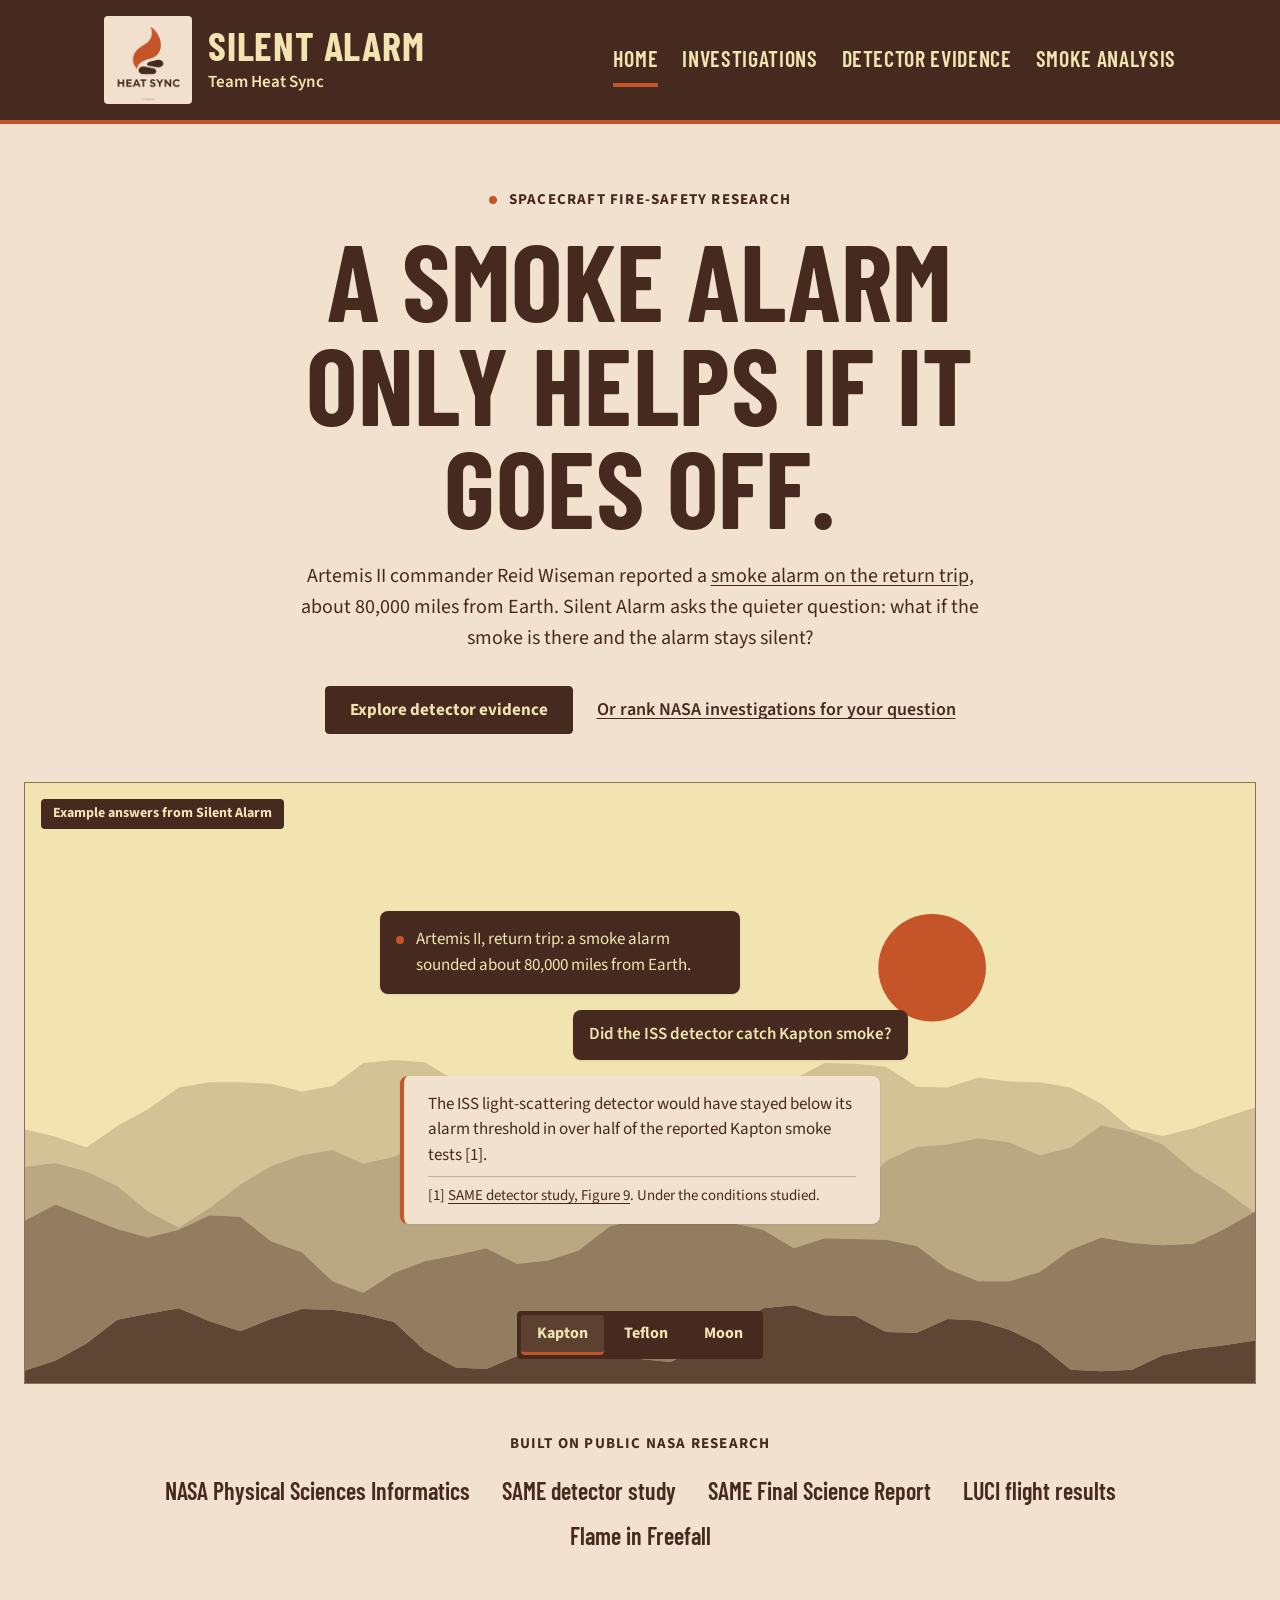
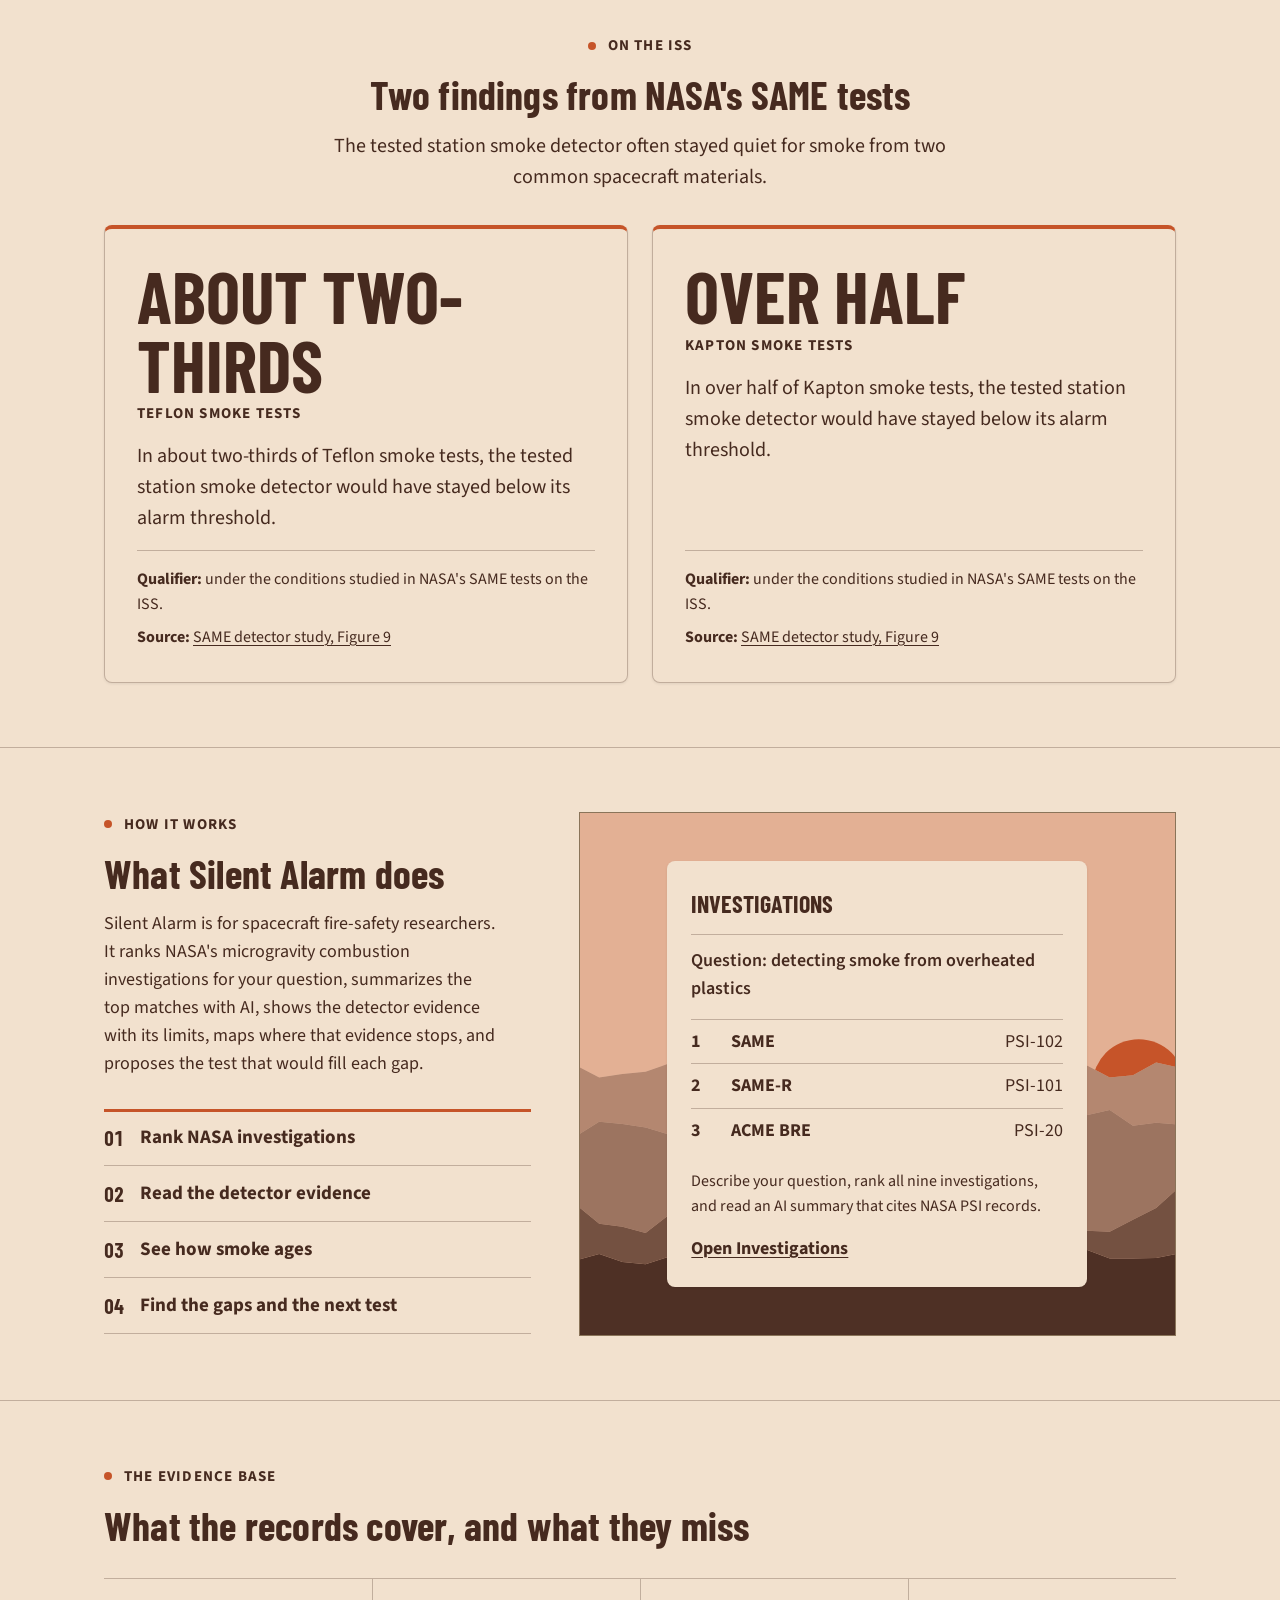
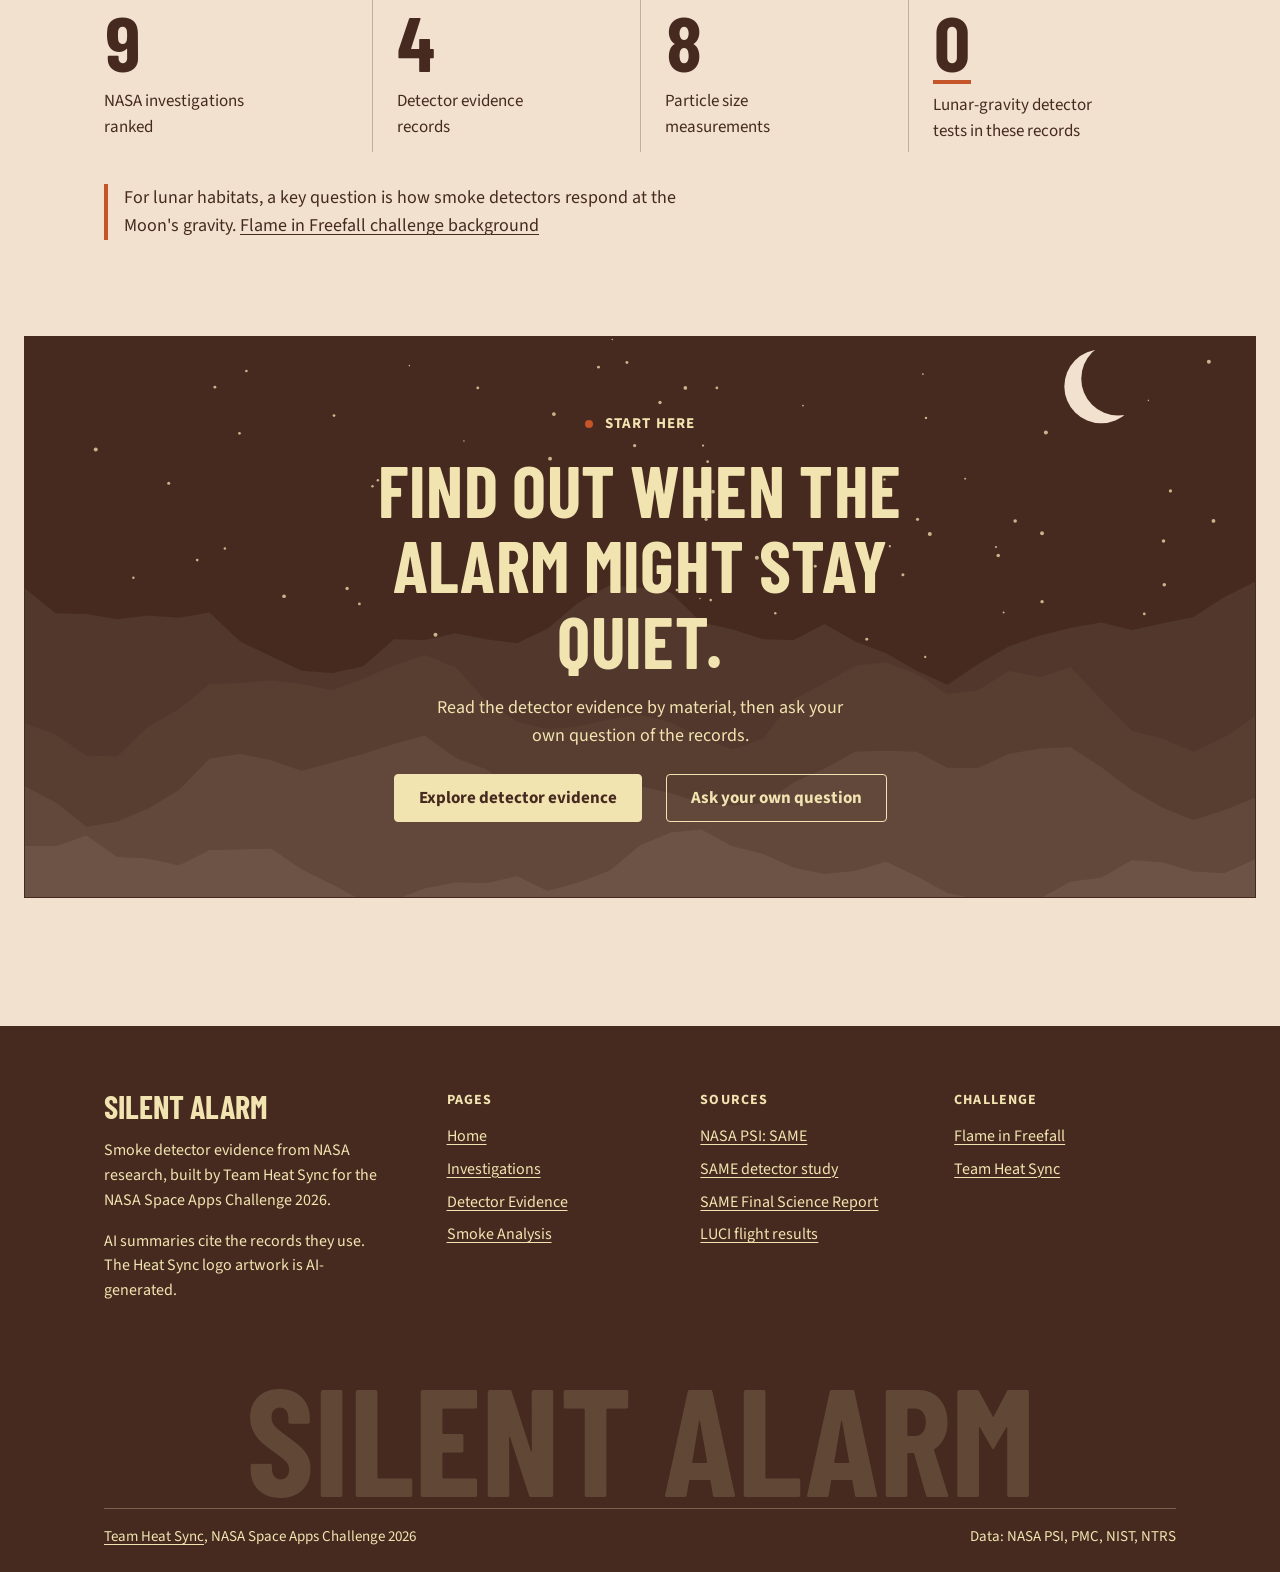
<file: public/index.html>
<!DOCTYPE html>
<html lang="en">

<head>
  <meta charset="UTF-8">
  <meta name="viewport" content="width=device-width, initial-scale=1">
  <title>Silent Alarm</title>
  <meta name="description" content="Silent Alarm by Team Heat Sync: NASA smoke detector evidence for spacecraft fire-safety researchers.">
  <link rel="icon" type="image/png" href="./heat-sync-logo.png">
  <link rel="preconnect" href="https://fonts.googleapis.com">
  <link rel="preconnect" href="https://fonts.gstatic.com" crossorigin>
  <link rel="stylesheet" href="https://fonts.googleapis.com/css2?family=Barlow+Condensed:wght@500;600;700&family=Source+Sans+3:wght@400;600;700&display=swap">
  <link rel="stylesheet" href="./styles.css?v=4">
</head>

<body>
  <a class="skip-link" href="#main">Skip to content</a>

  <header class="masthead">
    <div class="wrap masthead-inner">
      <a class="brand" href="./">
        <img class="brand-logo" src="./heat-sync-logo.png" width="88" height="88"
          alt="Heat Sync logo: an orange flame above two dark stones, with the words Heat Sync">
        <span class="brand-text">
          <span class="brand-name">Silent Alarm</span>
          <span class="brand-team">Team Heat Sync</span>
        </span>
      </a>
      <nav class="site-nav" aria-label="Main">
        <ul>
          <li><a href="./" aria-current="page">Home</a></li>
          <li><a href="./investigations.html">Investigations</a></li>
          <li><a href="./detector-evidence.html">Detector Evidence</a></li>
          <li><a href="./smoke-analysis.html">Smoke Analysis</a></li>
        </ul>
      </nav>
    </div>
  </header>

  <main id="main" tabindex="-1">
    <section class="hero" aria-labelledby="home-title">
      <div class="wrap hero-copy">
        <p class="kicker rise">Spacecraft fire-safety research</p>
        <h1 id="home-title" class="rise">A smoke alarm only helps if it goes off.</h1>
        <p class="lede rise">Artemis II commander Reid Wiseman reported a
          <a href="https://www.youtube.com/watch?v=_43Ei9eQVww&amp;t=2783s">smoke alarm on the return trip</a>,
          about 80,000 miles from Earth. Silent Alarm asks the quieter question: what if the smoke is there and
          the alarm stays silent?</p>
        <div class="actions rise">
          <a class="button" href="./detector-evidence.html">Explore detector evidence</a>
          <a class="text-link" href="./investigations.html">Or rank NASA investigations for your question</a>
        </div>
      </div>

      <div class="wrap-wide rise rise-late">
        <figure class="vista hero-vista" aria-labelledby="hero-caption">
          <svg class="scene" viewBox="0 0 1600 900" preserveAspectRatio="xMidYMid slice" aria-hidden="true" focusable="false"><rect width="1600" height="900" fill="#F2E4B1"/><circle cx="1180" cy="300" r="70" fill="#C65429" opacity="1"/><path d="M0 900 L0 510 L40 520 L80 534 L120 506 L160 484 L200 456 L240 449 L280 449 L320 451 L360 461 L400 454 L440 424 L480 420 L520 423 L560 447 L600 489 L640 501 L680 512 L720 493 L760 488 L800 483 L840 501 L880 522 L920 500 L960 489 L1000 445 L1040 424 L1080 425 L1120 429 L1160 455 L1200 456 L1240 443 L1280 448 L1320 449 L1360 456 L1400 477 L1440 510 L1480 519 L1520 509 L1560 495 L1600 482 L1600 900 Z" fill="#F2E4B1"/><path d="M0 900 L0 510 L40 520 L80 534 L120 506 L160 484 L200 456 L240 449 L280 449 L320 451 L360 461 L400 454 L440 424 L480 420 L520 423 L560 447 L600 489 L640 501 L680 512 L720 493 L760 488 L800 483 L840 501 L880 522 L920 500 L960 489 L1000 445 L1040 424 L1080 425 L1120 429 L1160 455 L1200 456 L1240 443 L1280 448 L1320 449 L1360 456 L1400 477 L1440 510 L1480 519 L1520 509 L1560 495 L1600 482 L1600 900 Z" fill="#462A1F" opacity="0.18"/><path d="M0 900 L0 559 L40 554 L80 565 L120 584 L160 617 L200 638 L240 613 L280 582 L320 558 L360 544 L400 537 L440 555 L480 546 L520 528 L560 517 L600 503 L640 510 L680 535 L720 569 L760 584 L800 597 L840 577 L880 573 L920 586 L960 595 L1000 611 L1040 608 L1080 593 L1120 551 L1160 533 L1200 530 L1240 522 L1280 527 L1320 544 L1360 534 L1400 505 L1440 514 L1480 530 L1520 564 L1560 589 L1600 619 L1600 900 Z" fill="#F2E4B1"/><path d="M0 900 L0 559 L40 554 L80 565 L120 584 L160 617 L200 638 L240 613 L280 582 L320 558 L360 544 L400 537 L440 555 L480 546 L520 528 L560 517 L600 503 L640 510 L680 535 L720 569 L760 584 L800 597 L840 577 L880 573 L920 586 L960 595 L1000 611 L1040 608 L1080 593 L1120 551 L1160 533 L1200 530 L1240 522 L1280 527 L1320 544 L1360 534 L1400 505 L1440 514 L1480 530 L1520 564 L1560 589 L1600 619 L1600 900 Z" fill="#462A1F" opacity="0.32"/><path d="M0 900 L0 629 L40 608 L80 624 L120 640 L160 651 L200 641 L240 622 L280 624 L320 656 L360 670 L400 708 L440 723 L480 697 L520 682 L560 674 L600 665 L640 685 L680 681 L720 668 L760 637 L800 626 L840 596 L880 612 L920 632 L960 641 L1000 665 L1040 652 L1080 653 L1120 654 L1160 662 L1200 692 L1240 708 L1280 708 L1320 696 L1360 667 L1400 651 L1440 658 L1480 661 L1520 659 L1560 640 L1600 617 L1600 900 Z" fill="#F2E4B1"/><path d="M0 900 L0 629 L40 608 L80 624 L120 640 L160 651 L200 641 L240 622 L280 624 L320 656 L360 670 L400 708 L440 723 L480 697 L520 682 L560 674 L600 665 L640 685 L680 681 L720 668 L760 637 L800 626 L840 596 L880 612 L920 632 L960 641 L1000 665 L1040 652 L1080 653 L1120 654 L1160 662 L1200 692 L1240 708 L1280 708 L1320 696 L1360 667 L1400 651 L1440 658 L1480 661 L1520 659 L1560 640 L1600 617 L1600 900 Z" fill="#462A1F" opacity="0.55"/><path d="M0 900 L0 824 L40 811 L80 789 L120 758 L160 750 L200 743 L240 760 L280 773 L320 757 L360 744 L400 745 L440 751 L480 761 L520 798 L560 820 L600 822 L640 805 L680 792 L720 798 L760 806 L800 809 L840 813 L880 792 L920 771 L960 743 L1000 739 L1040 752 L1080 753 L1120 774 L1160 775 L1200 757 L1240 759 L1280 771 L1320 790 L1360 823 L1400 825 L1440 823 L1480 804 L1520 796 L1560 791 L1600 785 L1600 900 Z" fill="#F2E4B1"/><path d="M0 900 L0 824 L40 811 L80 789 L120 758 L160 750 L200 743 L240 760 L280 773 L320 757 L360 744 L400 745 L440 751 L480 761 L520 798 L560 820 L600 822 L640 805 L680 792 L720 798 L760 806 L800 809 L840 813 L880 792 L920 771 L960 743 L1000 739 L1040 752 L1080 753 L1120 774 L1160 775 L1200 757 L1240 759 L1280 771 L1320 790 L1360 823 L1400 825 L1440 823 L1480 804 L1520 796 L1560 791 L1600 785 L1600 900 Z" fill="#462A1F" opacity="0.85"/></svg>
          <p class="vista-tag">Example answers from Silent Alarm</p>
          <div class="hero-chat">
            <p class="bubble bubble-alert"><span class="bubble-dot" aria-hidden="true"></span>
              <span>Artemis II, return trip: a smoke alarm sounded about 80,000 miles from Earth.</span></p>
            <p class="bubble bubble-question" id="scene-question">Did the ISS detector catch Kapton smoke?</p>
            <div class="bubble bubble-answer" id="scene-answer" aria-live="polite">
              <p id="scene-answer-text">The ISS light-scattering detector would have stayed below its alarm threshold in over half of the reported Kapton smoke tests [1].</p>
              <p class="bubble-source" id="scene-answer-source">[1] <a href="https://pmc.ncbi.nlm.nih.gov/articles/PMC7918997/#F9">SAME detector study, Figure 9</a>. Under the conditions studied.</p>
            </div>
          </div>
          <div class="scene-chips" role="group" aria-label="Example questions">
            <button type="button" class="scene-chip" data-scene="kapton" aria-pressed="true">Kapton</button>
            <button type="button" class="scene-chip" data-scene="teflon" aria-pressed="false">Teflon</button>
            <button type="button" class="scene-chip" data-scene="moon" aria-pressed="false">Moon</button>
          </div>
          <figcaption id="hero-caption" class="visually-hidden">Example questions and cited answers from the Silent Alarm tools.</figcaption>
        </figure>
      </div>
    </section>

    <section class="sources" aria-labelledby="sources-title">
      <div class="wrap">
        <p id="sources-title" class="sources-label">Built on public NASA research</p>
        <ul class="sources-row">
          <li><a href="https://psi.nasa.gov/physci/repo/data/investigations/PSI-102">NASA Physical Sciences Informatics</a></li>
          <li><a href="https://pmc.ncbi.nlm.nih.gov/articles/PMC7918997/#F9">SAME detector study</a></li>
          <li><a href="https://tsapps.nist.gov/publication/get_pdf.cfm?pub_id=904707#page=25">SAME Final Science Report</a></li>
          <li><a href="https://ntrs.nasa.gov/citations/20250010653">LUCI flight results</a></li>
          <li><a href="https://www.spaceappschallenge.org/2026/challenges/flame-in-freefall/">Flame in Freefall</a></li>
        </ul>
      </div>
    </section>

    <section class="section-pad" aria-labelledby="findings-title">
      <div class="wrap">
        <div class="statement">
          <p class="kicker">On the ISS</p>
          <h2 id="findings-title">Two findings from NASA's SAME tests</h2>
          <p class="lede">The tested station smoke detector often stayed quiet for smoke from two common spacecraft materials.</p>
        </div>
        <div class="findings">
          <article class="card finding rule-top" aria-labelledby="teflon-figure">
            <p class="finding-figure" id="teflon-figure">About two-thirds</p>
            <p class="finding-material">Teflon smoke tests</p>
            <p class="finding-text">In about two-thirds of Teflon smoke tests, the tested station smoke detector
              would have stayed below its alarm threshold.</p>
            <div class="finding-meta">
              <p><strong>Qualifier:</strong> under the conditions studied in NASA's SAME tests on the ISS.</p>
              <p><strong>Source:</strong> <a href="https://pmc.ncbi.nlm.nih.gov/articles/PMC7918997/#F9">SAME detector study, Figure 9</a></p>
            </div>
          </article>
          <article class="card finding rule-top" aria-labelledby="kapton-figure">
            <p class="finding-figure" id="kapton-figure">Over half</p>
            <p class="finding-material">Kapton smoke tests</p>
            <p class="finding-text">In over half of Kapton smoke tests, the tested station smoke detector
              would have stayed below its alarm threshold.</p>
            <div class="finding-meta">
              <p><strong>Qualifier:</strong> under the conditions studied in NASA's SAME tests on the ISS.</p>
              <p><strong>Source:</strong> <a href="https://pmc.ncbi.nlm.nih.gov/articles/PMC7918997/#F9">SAME detector study, Figure 9</a></p>
            </div>
          </article>
        </div>
      </div>
    </section>

    <section class="section-pad how" aria-labelledby="how-title">
      <div class="wrap how-grid">
        <div>
          <p class="kicker">How it works</p>
          <h2 id="how-title">What Silent Alarm does</h2>
          <p class="how-text">Silent Alarm is for spacecraft fire-safety researchers. It ranks NASA's
            microgravity combustion investigations for your question, summarizes the top
            matches with AI, shows the detector evidence with its limits, maps where
            that evidence stops, and proposes the test that would fill each gap.</p>
          <div class="steps" role="tablist" aria-label="Silent Alarm tools" aria-orientation="vertical">
            <button type="button" class="step" role="tab" id="step-1" aria-controls="panel-1" aria-selected="true">
              <span class="step-num">01</span><span class="step-title">Rank NASA investigations</span></button>
            <button type="button" class="step" role="tab" id="step-2" aria-controls="panel-2" aria-selected="false" tabindex="-1">
              <span class="step-num">02</span><span class="step-title">Read the detector evidence</span></button>
            <button type="button" class="step" role="tab" id="step-3" aria-controls="panel-3" aria-selected="false" tabindex="-1">
              <span class="step-num">03</span><span class="step-title">See how smoke ages</span></button>
            <button type="button" class="step" role="tab" id="step-4" aria-controls="panel-4" aria-selected="false" tabindex="-1">
              <span class="step-num">04</span><span class="step-title">Find the gaps and the next test</span></button>
          </div>
        </div>

        <div class="vista how-vista">
          <svg class="scene" viewBox="0 0 1600 900" preserveAspectRatio="xMidYMid slice" aria-hidden="true" focusable="false"><rect width="1600" height="900" fill="#F2E1CE"/><rect width="1600" height="900" fill="#C65429" opacity="0.35"/><circle cx="1250" cy="470" r="80" fill="#C65429" opacity="1"/><path d="M0 900 L0 486 L40 518 L80 523 L120 530 L160 496 L200 464 L240 449 L280 435 L320 456 L360 450 L400 446 L440 432 L480 431 L520 422 L560 445 L600 463 L640 502 L680 501 L720 496 L760 495 L800 498 L840 491 L880 516 L920 518 L960 506 L1000 470 L1040 430 L1080 431 L1120 438 L1160 435 L1200 456 L1240 452 L1280 430 L1320 439 L1360 447 L1400 476 L1440 493 L1480 515 L1520 512 L1560 504 L1600 482 L1600 900 Z" fill="#F2E1CE"/><path d="M0 900 L0 486 L40 518 L80 523 L120 530 L160 496 L200 464 L240 449 L280 435 L320 456 L360 450 L400 446 L440 432 L480 431 L520 422 L560 445 L600 463 L640 502 L680 501 L720 496 L760 495 L800 498 L840 491 L880 516 L920 518 L960 506 L1000 470 L1040 430 L1080 431 L1120 438 L1160 435 L1200 456 L1240 452 L1280 430 L1320 439 L1360 447 L1400 476 L1440 493 L1480 515 L1520 512 L1560 504 L1600 482 L1600 900 Z" fill="#C65429" opacity="0.35"/><path d="M0 900 L0 486 L40 518 L80 523 L120 530 L160 496 L200 464 L240 449 L280 435 L320 456 L360 450 L400 446 L440 432 L480 431 L520 422 L560 445 L600 463 L640 502 L680 501 L720 496 L760 495 L800 498 L840 491 L880 516 L920 518 L960 506 L1000 470 L1040 430 L1080 431 L1120 438 L1160 435 L1200 456 L1240 452 L1280 430 L1320 439 L1360 447 L1400 476 L1440 493 L1480 515 L1520 512 L1560 504 L1600 482 L1600 900 Z" fill="#462A1F" opacity="0.3"/><path d="M0 900 L0 563 L40 577 L80 598 L120 624 L160 639 L200 627 L240 593 L280 557 L320 532 L360 536 L400 542 L440 554 L480 544 L520 512 L560 501 L600 501 L640 525 L680 571 L720 584 L760 595 L800 581 L840 581 L880 591 L920 592 L960 616 L1000 624 L1040 597 L1080 569 L1120 538 L1160 521 L1200 512 L1240 539 L1280 534 L1320 537 L1360 520 L1400 517 L1440 524 L1480 573 L1520 594 L1560 623 L1600 616 L1600 900 Z" fill="#F2E1CE"/><path d="M0 900 L0 563 L40 577 L80 598 L120 624 L160 639 L200 627 L240 593 L280 557 L320 532 L360 536 L400 542 L440 554 L480 544 L520 512 L560 501 L600 501 L640 525 L680 571 L720 584 L760 595 L800 581 L840 581 L880 591 L920 592 L960 616 L1000 624 L1040 597 L1080 569 L1120 538 L1160 521 L1200 512 L1240 539 L1280 534 L1320 537 L1360 520 L1400 517 L1440 524 L1480 573 L1520 594 L1560 623 L1600 616 L1600 900 Z" fill="#C65429" opacity="0.35"/><path d="M0 900 L0 563 L40 577 L80 598 L120 624 L160 639 L200 627 L240 593 L280 557 L320 532 L360 536 L400 542 L440 554 L480 544 L520 512 L560 501 L600 501 L640 525 L680 571 L720 584 L760 595 L800 581 L840 581 L880 591 L920 592 L960 616 L1000 624 L1040 597 L1080 569 L1120 538 L1160 521 L1200 512 L1240 539 L1280 534 L1320 537 L1360 520 L1400 517 L1440 524 L1480 573 L1520 594 L1560 623 L1600 616 L1600 900 Z" fill="#462A1F" opacity="0.45"/><path d="M0 900 L0 620 L40 634 L80 650 L120 651 L160 645 L200 640 L240 650 L280 675 L320 708 L360 713 L400 724 L440 693 L480 670 L520 654 L560 667 L600 668 L640 678 L680 642 L720 617 L760 599 L800 607 L840 618 L880 653 L920 667 L960 674 L1000 669 L1040 656 L1080 675 L1120 695 L1160 720 L1200 722 L1240 701 L1280 681 L1320 645 L1360 638 L1400 645 L1440 656 L1480 642 L1520 632 L1560 606 L1600 613 L1600 900 Z" fill="#F2E1CE"/><path d="M0 900 L0 620 L40 634 L80 650 L120 651 L160 645 L200 640 L240 650 L280 675 L320 708 L360 713 L400 724 L440 693 L480 670 L520 654 L560 667 L600 668 L640 678 L680 642 L720 617 L760 599 L800 607 L840 618 L880 653 L920 667 L960 674 L1000 669 L1040 656 L1080 675 L1120 695 L1160 720 L1200 722 L1240 701 L1280 681 L1320 645 L1360 638 L1400 645 L1440 656 L1480 642 L1520 632 L1560 606 L1600 613 L1600 900 Z" fill="#C65429" opacity="0.35"/><path d="M0 900 L0 620 L40 634 L80 650 L120 651 L160 645 L200 640 L240 650 L280 675 L320 708 L360 713 L400 724 L440 693 L480 670 L520 654 L560 667 L600 668 L640 678 L680 642 L720 617 L760 599 L800 607 L840 618 L880 653 L920 667 L960 674 L1000 669 L1040 656 L1080 675 L1120 695 L1160 720 L1200 722 L1240 701 L1280 681 L1320 645 L1360 638 L1400 645 L1440 656 L1480 642 L1520 632 L1560 606 L1600 613 L1600 900 Z" fill="#462A1F" opacity="0.7"/><path d="M0 900 L0 793 L40 800 L80 817 L120 829 L160 820 L200 799 L240 777 L280 771 L320 760 L360 774 L400 778 L440 765 L480 752 L520 735 L560 738 L600 751 L640 786 L680 799 L720 806 L760 797 L800 802 L840 795 L880 799 L920 813 L960 817 L1000 801 L1040 787 L1080 749 L1120 735 L1160 753 L1200 768 L1240 768 L1280 767 L1320 759 L1360 750 L1400 756 L1440 786 L1480 810 L1520 820 L1560 817 L1600 807 L1600 900 Z" fill="#F2E1CE"/><path d="M0 900 L0 793 L40 800 L80 817 L120 829 L160 820 L200 799 L240 777 L280 771 L320 760 L360 774 L400 778 L440 765 L480 752 L520 735 L560 738 L600 751 L640 786 L680 799 L720 806 L760 797 L800 802 L840 795 L880 799 L920 813 L960 817 L1000 801 L1040 787 L1080 749 L1120 735 L1160 753 L1200 768 L1240 768 L1280 767 L1320 759 L1360 750 L1400 756 L1440 786 L1480 810 L1520 820 L1560 817 L1600 807 L1600 900 Z" fill="#C65429" opacity="0.35"/><path d="M0 900 L0 793 L40 800 L80 817 L120 829 L160 820 L200 799 L240 777 L280 771 L320 760 L360 774 L400 778 L440 765 L480 752 L520 735 L560 738 L600 751 L640 786 L680 799 L720 806 L760 797 L800 802 L840 795 L880 799 L920 813 L960 817 L1000 801 L1040 787 L1080 749 L1120 735 L1160 753 L1200 768 L1240 768 L1280 767 L1320 759 L1360 750 L1400 756 L1440 786 L1480 810 L1520 820 L1560 817 L1600 807 L1600 900 Z" fill="#462A1F" opacity="0.95"/></svg>
          <div class="app-card">
            <div id="panel-1" class="app-panel" role="tabpanel" aria-labelledby="step-1" tabindex="0">
              <p class="app-head">Investigations</p>
              <p class="app-q">Question: detecting smoke from overheated plastics</p>
              <ol class="app-rank">
                <li><b>SAME</b><span>PSI-102</span></li>
                <li><b>SAME-R</b><span>PSI-101</span></li>
                <li><b>ACME BRE</b><span>PSI-20</span></li>
              </ol>
              <p class="app-note">Describe your question, rank all nine investigations, and read an AI summary that cites NASA PSI records.</p>
              <a class="app-link" href="./investigations.html">Open Investigations</a>
            </div>
            <div id="panel-2" class="app-panel" role="tabpanel" aria-labelledby="step-2" tabindex="0" hidden>
              <p class="app-head">Detector Evidence: Teflon</p>
              <p class="app-big">The tested detector would have stayed below its alarm threshold in approximately two-thirds of the reported Teflon smoke tests.</p>
              <p class="app-note"><b>Limitation:</b> this result applies to the conditions that were tested in the study.</p>
              <a class="app-link" href="./detector-evidence.html">Open Detector Evidence</a>
            </div>
            <div id="panel-3" class="app-panel" role="tabpanel" aria-labelledby="step-3" tabindex="0" hidden>
              <p class="app-head">Mean particle diameter</p>
              <div class="app-bars">
                <p><span>Kapton</span><i style="width: 23%"></i><b>105 nm</b></p>
                <p class="aged"><span>Aged 720 s</span><i style="width: 41%"></i><b>186 nm</b></p>
                <p><span>Silicone</span><i style="width: 57%"></i><b>257 nm</b></p>
                <p class="aged"><span>Aged 720 s</span><i style="width: 94%"></i><b>422 nm</b></p>
              </div>
              <p class="app-note">SAME Final Science Report, Table 1. Particles grew with age for all four materials.</p>
              <a class="app-link" href="./smoke-analysis.html">Open Smoke Analysis</a>
            </div>
            <div id="panel-4" class="app-panel" role="tabpanel" aria-labelledby="step-4" tabindex="0" hidden>
              <p class="app-head">Evidence gap map</p>
              <div class="app-gaps" aria-hidden="true">
                <span></span><b>ISS</b><b>Moon</b><b>Mars</b>
                <b>Teflon</b><i class="covered"></i><i></i><i></i>
                <b>Kapton</b><i class="covered"></i><i></i><i></i>
                <b>Cotton</b><i class="partial"></i><i></i><i></i>
                <b>Silicone</b><i class="partial"></i><i></i><i></i>
              </div>
              <p class="app-note">Detector results exist only for Teflon and Kapton in ISS microgravity. Every other square is a gap, and each one comes with the test that would fill it.</p>
              <a class="app-link" href="./smoke-analysis.html#gap-title">Open the gap map</a>
            </div>
          </div>
        </div>
      </div>
    </section>

    <section class="section-pad" aria-labelledby="numbers-title">
      <div class="wrap">
        <p class="kicker">The evidence base</p>
        <h2 id="numbers-title">What the records cover, and what they miss</h2>
        <dl class="stat-grid">
          <div class="stat"><dt>NASA investigations ranked</dt><dd>9</dd></div>
          <div class="stat"><dt>Detector evidence records</dt><dd>4</dd></div>
          <div class="stat"><dt>Particle size measurements</dt><dd>8</dd></div>
          <div class="stat stat-gap"><dt>Lunar-gravity detector tests in these records</dt><dd>0</dd></div>
        </dl>
        <p class="callout">For lunar habitats, a key question is how smoke detectors respond at the Moon's gravity.
          <a href="https://www.spaceappschallenge.org/2026/challenges/flame-in-freefall/">Flame in Freefall challenge background</a></p>
      </div>
    </section>

    <section class="cta" aria-labelledby="cta-title">
      <div class="wrap-wide">
        <div class="vista cta-vista">
          <svg class="scene" viewBox="0 0 1600 900" preserveAspectRatio="xMidYMid slice" aria-hidden="true" focusable="false"><rect width="1600" height="900" fill="#462A1F"/><g fill="#F2E4B1" opacity=".75"><circle cx="19" cy="32" r="2.6"/><circle cx="1118" cy="271" r="1.6"/><circle cx="746" cy="125" r="1.9"/><circle cx="1168" cy="134" r="1.2"/><circle cx="1223" cy="270" r="1.3"/><circle cx="589" cy="152" r="1.9"/><circle cx="474" cy="509" r="1.4"/><circle cx="1404" cy="99" r="1.2"/><circle cx="247" cy="151" r="1.9"/><circle cx="1219" cy="39" r="2.5"/><circle cx="886" cy="323" r="2.1"/><circle cx="1546" cy="325" r="2.5"/><circle cx="1324" cy="21" r="1.3"/><circle cx="571" cy="221" r="1.0"/><circle cx="141" cy="399" r="1.6"/><circle cx="683" cy="244" r="2.5"/><circle cx="1125" cy="358" r="1.5"/><circle cx="570" cy="72" r="1.2"/><circle cx="1461" cy="168" r="1.3"/><circle cx="1012" cy="175" r="1.1"/><circle cx="1095" cy="479" r="1.9"/><circle cx="1323" cy="341" r="2.5"/><circle cx="187" cy="276" r="2.0"/><circle cx="1426" cy="499" r="2.3"/><circle cx="951" cy="501" r="2.5"/><circle cx="878" cy="426" r="1.0"/><circle cx="826" cy="171" r="2.2"/><circle cx="879" cy="393" r="2.6"/><circle cx="892" cy="428" r="1.7"/><circle cx="1028" cy="384" r="1.9"/><circle cx="500" cy="123" r="1.0"/><circle cx="39" cy="491" r="2.3"/><circle cx="1009" cy="7" r="2.0"/><circle cx="952" cy="373" r="2.6"/><circle cx="445" cy="513" r="2.0"/><circle cx="1288" cy="325" r="2.3"/><circle cx="223" cy="517" r="1.8"/><circle cx="907" cy="84" r="1.6"/><circle cx="337" cy="423" r="2.4"/><circle cx="1177" cy="342" r="2.6"/><circle cx="975" cy="383" r="2.5"/><circle cx="783" cy="119" r="1.9"/><circle cx="1273" cy="444" r="1.3"/><circle cx="888" cy="248" r="1.8"/><circle cx="288" cy="130" r="1.7"/><circle cx="764" cy="89" r="1.0"/><circle cx="277" cy="13" r="1.2"/><circle cx="1402" cy="511" r="1.1"/><circle cx="279" cy="211" r="1.8"/><circle cx="1172" cy="191" r="1.6"/><circle cx="1266" cy="370" r="2.3"/><circle cx="848" cy="415" r="1.7"/><circle cx="900" cy="152" r="1.8"/><circle cx="1242" cy="42" r="1.4"/><circle cx="1323" cy="430" r="2.2"/><circle cx="688" cy="186" r="2.5"/><circle cx="402" cy="188" r="1.8"/><circle cx="1328" cy="210" r="2.6"/><circle cx="882" cy="227" r="1.5"/><circle cx="859" cy="152" r="2.4"/><circle cx="916" cy="513" r="2.3"/><circle cx="793" cy="227" r="2.1"/><circle cx="1490" cy="286" r="2.1"/><circle cx="260" cy="361" r="1.6"/><circle cx="976" cy="445" r="1.6"/><circle cx="473" cy="47" r="2.1"/><circle cx="1171" cy="502" r="1.5"/><circle cx="415" cy="35" r="2.2"/><circle cx="1482" cy="408" r="2.3"/><circle cx="1540" cy="118" r="2.6"/><circle cx="452" cy="280" r="1.6"/><circle cx="1142" cy="395" r="2.0"/><circle cx="1161" cy="323" r="2.0"/><circle cx="435" cy="433" r="1.8"/><circle cx="224" cy="376" r="1.7"/><circle cx="895" cy="287" r="2.4"/><circle cx="1525" cy="80" r="1.2"/><circle cx="459" cy="272" r="1.6"/><circle cx="1456" cy="446" r="1.8"/><circle cx="1453" cy="145" r="1.8"/><circle cx="1481" cy="351" r="2.3"/><circle cx="534" cy="473" r="2.6"/><circle cx="1348" cy="1" r="1.3"/><circle cx="1204" cy="54" r="1.1"/><circle cx="1459" cy="141" r="1.9"/><circle cx="419" cy="413" r="2.2"/><circle cx="92" cy="232" r="2.6"/><circle cx="132" cy="44" r="1.6"/><circle cx="1263" cy="359" r="1.4"/><circle cx="796" cy="55" r="1.8"/></g><circle cx="1400" cy="150" r="48" fill="#F2E1CE" opacity="1"/><circle cx="1422" cy="140" r="48" fill="#462A1F"/><path d="M0 900 L0 413 L40 445 L80 446 L120 453 L160 448 L200 451 L240 444 L280 482 L320 501 L360 520 L400 523 L440 514 L480 479 L520 480 L560 471 L600 479 L640 484 L680 465 L720 431 L760 409 L800 412 L840 418 L880 457 L920 466 L960 479 L1000 480 L1040 459 L1080 482 L1120 497 L1160 520 L1200 538 L1240 511 L1280 488 L1320 474 L1360 464 L1400 457 L1440 467 L1480 458 L1520 450 L1560 424 L1600 404 L1600 900 Z" fill="#462A1F"/><path d="M0 900 L0 413 L40 445 L80 446 L120 453 L160 448 L200 451 L240 444 L280 482 L320 501 L360 520 L400 523 L440 514 L480 479 L520 480 L560 471 L600 479 L640 484 L680 465 L720 431 L760 409 L800 412 L840 418 L880 457 L920 466 L960 479 L1000 480 L1040 459 L1080 482 L1120 497 L1160 520 L1200 538 L1240 511 L1280 488 L1320 474 L1360 464 L1400 457 L1440 467 L1480 458 L1520 450 L1560 424 L1600 404 L1600 900 Z" fill="#F2E1CE" opacity="0.07"/><path d="M0 900 L0 588 L40 603 L80 630 L120 631 L160 592 L200 570 L240 537 L280 536 L320 532 L360 537 L400 545 L440 530 L480 513 L520 499 L560 515 L600 559 L640 586 L680 596 L720 592 L760 583 L800 577 L840 587 L880 607 L920 622 L960 608 L1000 557 L1040 536 L1080 513 L1120 509 L1160 524 L1200 550 L1240 545 L1280 520 L1320 528 L1360 515 L1400 557 L1440 598 L1480 608 L1520 625 L1560 606 L1600 579 L1600 900 Z" fill="#462A1F"/><path d="M0 900 L0 588 L40 603 L80 630 L120 631 L160 592 L200 570 L240 537 L280 536 L320 532 L360 537 L400 545 L440 530 L480 513 L520 499 L560 515 L600 559 L640 586 L680 596 L720 592 L760 583 L800 577 L840 587 L880 607 L920 622 L960 608 L1000 557 L1040 536 L1080 513 L1120 509 L1160 524 L1200 550 L1240 545 L1280 520 L1320 528 L1360 515 L1400 557 L1440 598 L1480 608 L1520 625 L1560 606 L1600 579 L1600 900 Z" fill="#F2E1CE" opacity="0.1"/><path d="M0 900 L0 670 L40 691 L80 723 L120 716 L160 699 L200 675 L240 634 L280 628 L320 636 L360 650 L400 639 L440 628 L480 615 L520 604 L560 633 L600 648 L640 675 L680 688 L720 697 L760 674 L800 670 L840 679 L880 692 L920 695 L960 692 L1000 665 L1040 647 L1080 625 L1120 624 L1160 625 L1200 646 L1240 646 L1280 628 L1320 621 L1360 619 L1400 645 L1440 675 L1480 698 L1520 714 L1560 701 L1600 685 L1600 900 Z" fill="#462A1F"/><path d="M0 900 L0 670 L40 691 L80 723 L120 716 L160 699 L200 675 L240 634 L280 628 L320 636 L360 650 L400 639 L440 628 L480 615 L520 604 L560 633 L600 648 L640 675 L680 688 L720 697 L760 674 L800 670 L840 679 L880 692 L920 695 L960 692 L1000 665 L1040 647 L1080 625 L1120 624 L1160 625 L1200 646 L1240 646 L1280 628 L1320 621 L1360 619 L1400 645 L1440 675 L1480 698 L1520 714 L1560 701 L1600 685 L1600 900 Z" fill="#F2E1CE" opacity="0.16"/><path d="M0 900 L0 748 L40 748 L80 734 L120 762 L160 764 L200 773 L240 753 L280 752 L320 751 L360 778 L400 798 L440 819 L480 818 L520 803 L560 795 L600 796 L640 787 L680 806 L720 795 L760 780 L800 747 L840 730 L880 726 L920 748 L960 758 L1000 776 L1040 784 L1080 780 L1120 768 L1160 787 L1200 809 L1240 817 L1280 835 L1320 816 L1360 794 L1400 789 L1440 766 L1480 769 L1520 781 L1560 783 L1600 765 L1600 900 Z" fill="#462A1F"/><path d="M0 900 L0 748 L40 748 L80 734 L120 762 L160 764 L200 773 L240 753 L280 752 L320 751 L360 778 L400 798 L440 819 L480 818 L520 803 L560 795 L600 796 L640 787 L680 806 L720 795 L760 780 L800 747 L840 730 L880 726 L920 748 L960 758 L1000 776 L1040 784 L1080 780 L1120 768 L1160 787 L1200 809 L1240 817 L1280 835 L1320 816 L1360 794 L1400 789 L1440 766 L1480 769 L1520 781 L1560 783 L1600 765 L1600 900 Z" fill="#F2E1CE" opacity="0.22"/></svg>
          <div class="cta-in">
            <p class="kicker kicker-light">Start here</p>
            <h2 id="cta-title">Find out when the alarm might stay quiet.</h2>
            <p>Read the detector evidence by material, then ask your own question of the records.</p>
            <div class="actions actions-center">
              <a class="button button-gold" href="./detector-evidence.html">Explore detector evidence</a>
              <a class="button button-outline-gold" href="./smoke-analysis.html#ask-title">Ask your own question</a>
            </div>
          </div>
        </div>
      </div>
    </section>
  </main>

  <footer class="site-footer">
    <div class="wrap">
      <div class="foot-top">
        <div class="foot-brand">
          <p class="foot-name">Silent Alarm</p>
          <p>Smoke detector evidence from NASA research, built by Team Heat Sync for the NASA Space Apps
            Challenge 2026.</p>
          <p class="small">AI summaries cite the records they use. The Heat Sync logo artwork is AI-generated.</p>
        </div>
        <div>
          <p class="foot-head">Pages</p>
          <ul>
            <li><a href="./">Home</a></li>
            <li><a href="./investigations.html">Investigations</a></li>
            <li><a href="./detector-evidence.html">Detector Evidence</a></li>
            <li><a href="./smoke-analysis.html">Smoke Analysis</a></li>
          </ul>
        </div>
        <div>
          <p class="foot-head">Sources</p>
          <ul>
            <li><a href="https://psi.nasa.gov/physci/repo/data/investigations/PSI-102">NASA PSI: SAME</a></li>
            <li><a href="https://pmc.ncbi.nlm.nih.gov/articles/PMC7918997/#F9">SAME detector study</a></li>
            <li><a href="https://tsapps.nist.gov/publication/get_pdf.cfm?pub_id=904707">SAME Final Science Report</a></li>
            <li><a href="https://ntrs.nasa.gov/citations/20250010653">LUCI flight results</a></li>
          </ul>
        </div>
        <div>
          <p class="foot-head">Challenge</p>
          <ul>
            <li><a href="https://www.spaceappschallenge.org/2026/challenges/flame-in-freefall/">Flame in Freefall</a></li>
            <li><a href="https://www.spaceappschallenge.org/2026/find-a-team/heat-sync/">Team Heat Sync</a></li>
          </ul>
        </div>
      </div>
      <p class="foot-word" aria-hidden="true">Silent Alarm</p>
      <div class="foot-bottom">
        <span><a href="https://www.spaceappschallenge.org/2026/find-a-team/heat-sync/">Team Heat Sync</a>, NASA Space Apps Challenge 2026</span>
        <span>Data: NASA PSI, PMC, NIST, NTRS</span>
      </div>
    </div>
  </footer>

  <script type="module" src="./home.js?v=4"></script>
</body>

</html>
</file>
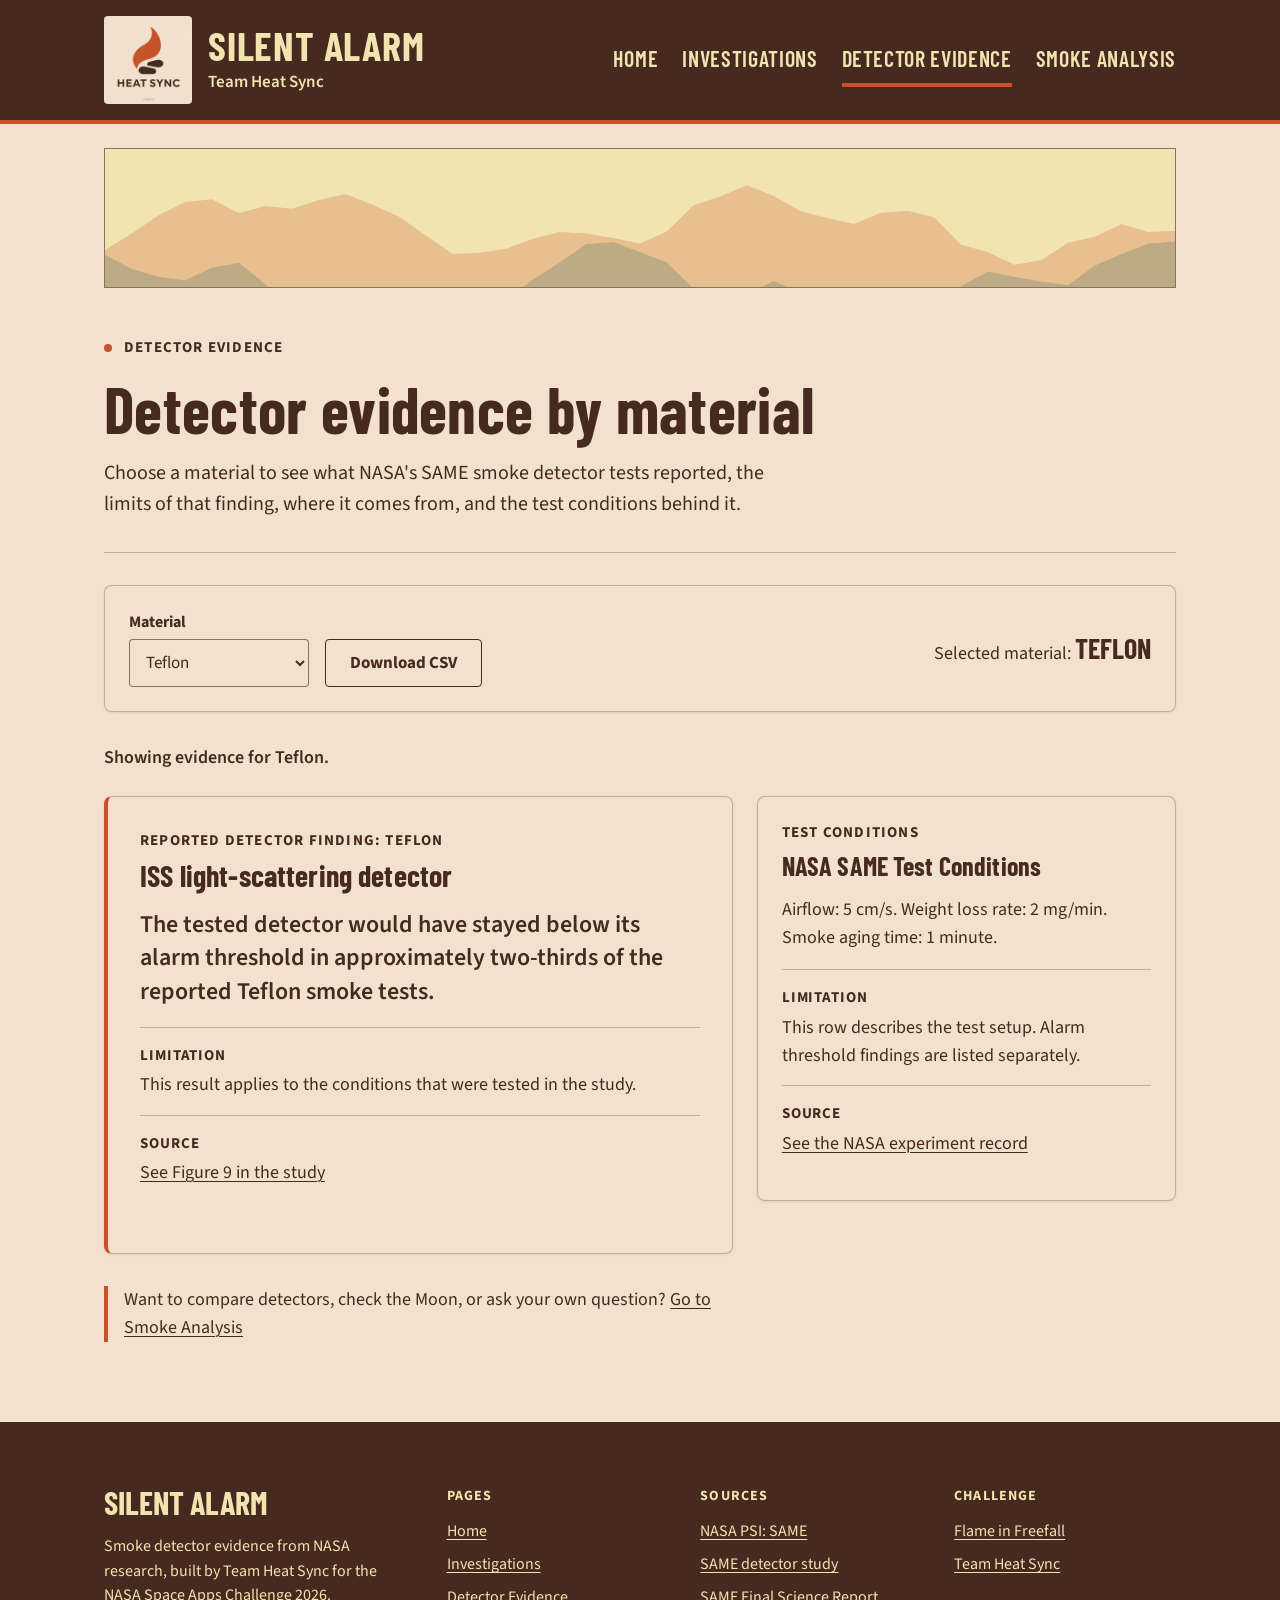
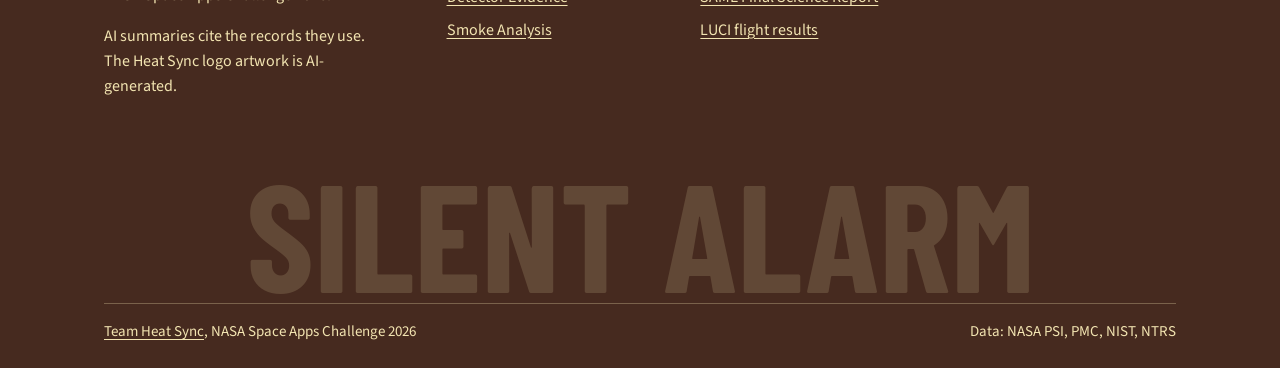
<file: public/detector-evidence.html>
<!DOCTYPE html>
<html lang="en">

<head>
  <meta charset="UTF-8">
  <meta name="viewport" content="width=device-width, initial-scale=1">
  <title>Detector Evidence | Silent Alarm</title>
  <meta name="description" content="NASA SAME smoke detector findings for Teflon and Kapton, with limits, sources, and test conditions.">
  <link rel="icon" type="image/png" href="./heat-sync-logo.png">
  <link rel="preconnect" href="https://fonts.googleapis.com">
  <link rel="preconnect" href="https://fonts.gstatic.com" crossorigin>
  <link rel="stylesheet" href="https://fonts.googleapis.com/css2?family=Barlow+Condensed:wght@500;600;700&family=Source+Sans+3:wght@400;600;700&display=swap">
  <link rel="stylesheet" href="./styles.css?v=4">
</head>

<body>
  <a class="skip-link" href="#main">Skip to content</a>

  <header class="masthead">
    <div class="wrap masthead-inner">
      <a class="brand" href="./">
        <img class="brand-logo" src="./heat-sync-logo.png" width="88" height="88"
          alt="Heat Sync logo: an orange flame above two dark stones, with the words Heat Sync">
        <span class="brand-text">
          <span class="brand-name">Silent Alarm</span>
          <span class="brand-team">Team Heat Sync</span>
        </span>
      </a>
      <nav class="site-nav" aria-label="Main">
        <ul>
          <li><a href="./">Home</a></li>
          <li><a href="./investigations.html">Investigations</a></li>
          <li><a href="./detector-evidence.html" aria-current="page">Detector Evidence</a></li>
          <li><a href="./smoke-analysis.html">Smoke Analysis</a></li>
        </ul>
      </nav>
    </div>
  </header>

  <main id="main" tabindex="-1">
    <div class="wrap"><div class="vista vista-strip"><svg class="scene" viewBox="0 260 1600 400" preserveAspectRatio="xMidYMid slice" aria-hidden="true" focusable="false"><rect width="1600" height="900" fill="#F2E4B1"/><path d="M0 900 L0 508 L40 483 L80 456 L120 436 L160 432 L200 453 L240 442 L280 446 L320 433 L360 424 L400 440 L440 458 L480 486 L520 514 L560 512 L600 506 L640 491 L680 481 L720 483 L760 490 L800 498 L840 480 L880 441 L920 428 L960 411 L1000 427 L1040 450 L1080 460 L1120 469 L1160 452 L1200 449 L1240 459 L1280 500 L1320 511 L1360 530 L1400 523 L1440 497 L1480 488 L1520 469 L1560 481 L1600 479 L1600 900 Z" fill="#F2E4B1"/><path d="M0 900 L0 508 L40 483 L80 456 L120 436 L160 432 L200 453 L240 442 L280 446 L320 433 L360 424 L400 440 L440 458 L480 486 L520 514 L560 512 L600 506 L640 491 L680 481 L720 483 L760 490 L800 498 L840 480 L880 441 L920 428 L960 411 L1000 427 L1040 450 L1080 460 L1120 469 L1160 452 L1200 449 L1240 459 L1280 500 L1320 511 L1360 530 L1400 523 L1440 497 L1480 488 L1520 469 L1560 481 L1600 479 L1600 900 Z" fill="#C65429" opacity="0.25"/><path d="M0 900 L0 515 L40 536 L80 548 L120 553 L160 534 L200 527 L240 559 L280 596 L320 618 L360 630 L400 619 L440 602 L480 564 L520 569 L560 573 L600 582 L640 552 L680 526 L720 499 L760 496 L800 511 L840 526 L880 565 L920 570 L960 575 L1000 554 L1040 572 L1080 578 L1120 610 L1160 622 L1200 620 L1240 608 L1280 562 L1320 540 L1360 548 L1400 555 L1440 560 L1480 531 L1520 514 L1560 498 L1600 495 L1600 900 Z" fill="#F2E4B1"/><path d="M0 900 L0 515 L40 536 L80 548 L120 553 L160 534 L200 527 L240 559 L280 596 L320 618 L360 630 L400 619 L440 602 L480 564 L520 569 L560 573 L600 582 L640 552 L680 526 L720 499 L760 496 L800 511 L840 526 L880 565 L920 570 L960 575 L1000 554 L1040 572 L1080 578 L1120 610 L1160 622 L1200 620 L1240 608 L1280 562 L1320 540 L1360 548 L1400 555 L1440 560 L1480 531 L1520 514 L1560 498 L1600 495 L1600 900 Z" fill="#462A1F" opacity="0.3"/><path d="M0 900 L0 668 L40 666 L80 657 L120 646 L160 677 L200 702 L240 725 L280 718 L320 699 L360 676 L400 655 L440 653 L480 661 L520 666 L560 659 L600 625 L640 610 L680 597 L720 610 L760 643 L800 671 L840 672 L880 680 L920 661 L960 679 L1000 692 L1040 714 L1080 722 L1120 711 L1160 674 L1200 645 L1240 636 L1280 625 L1320 649 L1360 638 L1400 633 L1440 624 L1480 611 L1520 615 L1560 645 L1600 679 L1600 900 Z" fill="#F2E4B1"/><path d="M0 900 L0 668 L40 666 L80 657 L120 646 L160 677 L200 702 L240 725 L280 718 L320 699 L360 676 L400 655 L440 653 L480 661 L520 666 L560 659 L600 625 L640 610 L680 597 L720 610 L760 643 L800 671 L840 672 L880 680 L920 661 L960 679 L1000 692 L1040 714 L1080 722 L1120 711 L1160 674 L1200 645 L1240 636 L1280 625 L1320 649 L1360 638 L1400 633 L1440 624 L1480 611 L1520 615 L1560 645 L1600 679 L1600 900 Z" fill="#462A1F" opacity="0.55"/><path d="M0 900 L0 784 L40 755 L80 750 L120 753 L160 752 L200 773 L240 771 L280 747 L320 755 L360 762 L400 773 L440 798 L480 830 L520 823 L560 814 L600 799 L640 788 L680 793 L720 794 L760 803 L800 789 L840 748 L880 738 L920 730 L960 746 L1000 756 L1040 770 L1080 771 L1120 759 L1160 772 L1200 779 L1240 807 L1280 832 L1320 825 L1360 814 L1400 800 L1440 776 L1480 773 L1520 776 L1560 776 L1600 777 L1600 900 Z" fill="#F2E4B1"/><path d="M0 900 L0 784 L40 755 L80 750 L120 753 L160 752 L200 773 L240 771 L280 747 L320 755 L360 762 L400 773 L440 798 L480 830 L520 823 L560 814 L600 799 L640 788 L680 793 L720 794 L760 803 L800 789 L840 748 L880 738 L920 730 L960 746 L1000 756 L1040 770 L1080 771 L1120 759 L1160 772 L1200 779 L1240 807 L1280 832 L1320 825 L1360 814 L1400 800 L1440 776 L1480 773 L1520 776 L1560 776 L1600 777 L1600 900 Z" fill="#462A1F" opacity="0.85"/></svg></div></div>
    <div class="wrap">
      <section class="page-head" aria-labelledby="det-title">
        <p class="kicker">Detector evidence</p>
        <h1 id="det-title">Detector evidence by material</h1>
        <p class="lede">Choose a material to see what NASA's SAME smoke detector tests reported, the limits of
          that finding, where it comes from, and the test conditions behind it.</p>
      </section>

      <div class="card selector-bar">
        <div>
          <label for="material">Material</label>
          <select id="material" disabled>
            <option value="Teflon">Teflon</option>
            <option value="Kapton">Kapton</option>
          </select>
        </div>
        <button id="download-csv" class="button-secondary" type="button" disabled>Download CSV</button>
        <p class="selected-note" aria-hidden="true">Selected material:
          <span id="selected-material" class="selected-material">Teflon</span></p>
      </div>

      <p id="status" class="status" role="status">Loading evidence...</p>

      <div class="evidence-grid">
        <article id="detector-card" class="card detector-card" aria-labelledby="detector-name" hidden>
          <p class="card-label">Reported detector finding: <span id="detector-material"></span></p>
          <h2 id="detector-name"></h2>
          <p id="detector-result"></p>
          <dl>
            <div class="fact">
              <dt>Limitation</dt>
              <dd id="detector-limit"></dd>
            </div>
            <div class="fact">
              <dt>Source</dt>
              <dd><a id="detector-source">See Figure 9 in the study</a></dd>
            </div>
            <div id="detector-conditions-row" class="fact" hidden>
              <dt>Test conditions</dt>
              <dd id="detector-conditions"></dd>
            </div>
          </dl>
        </article>

        <article id="test-card" class="card test-card" aria-labelledby="test-title" hidden>
          <p class="card-label">Test conditions</p>
          <h2 id="test-title">NASA SAME Test Conditions</h2>
          <p id="test-conditions"></p>
          <dl>
            <div class="fact">
              <dt>Limitation</dt>
              <dd id="test-limit"></dd>
            </div>
            <div class="fact">
              <dt>Source</dt>
              <dd><a id="test-source">See the NASA experiment record</a></dd>
            </div>
          </dl>
        </article>
      </div>

      <p class="callout">Want to compare detectors, check the Moon, or ask your own question?
        <a href="./smoke-analysis.html">Go to Smoke Analysis</a></p>
    </div>
  </main>

  <footer class="site-footer">
    <div class="wrap">
      <div class="foot-top">
        <div class="foot-brand">
          <p class="foot-name">Silent Alarm</p>
          <p>Smoke detector evidence from NASA research, built by Team Heat Sync for the NASA Space Apps
            Challenge 2026.</p>
          <p class="small">AI summaries cite the records they use. The Heat Sync logo artwork is AI-generated.</p>
        </div>
        <div>
          <p class="foot-head">Pages</p>
          <ul>
            <li><a href="./">Home</a></li>
            <li><a href="./investigations.html">Investigations</a></li>
            <li><a href="./detector-evidence.html">Detector Evidence</a></li>
            <li><a href="./smoke-analysis.html">Smoke Analysis</a></li>
          </ul>
        </div>
        <div>
          <p class="foot-head">Sources</p>
          <ul>
            <li><a href="https://psi.nasa.gov/physci/repo/data/investigations/PSI-102">NASA PSI: SAME</a></li>
            <li><a href="https://pmc.ncbi.nlm.nih.gov/articles/PMC7918997/#F9">SAME detector study</a></li>
            <li><a href="https://tsapps.nist.gov/publication/get_pdf.cfm?pub_id=904707">SAME Final Science Report</a></li>
            <li><a href="https://ntrs.nasa.gov/citations/20250010653">LUCI flight results</a></li>
          </ul>
        </div>
        <div>
          <p class="foot-head">Challenge</p>
          <ul>
            <li><a href="https://www.spaceappschallenge.org/2026/challenges/flame-in-freefall/">Flame in Freefall</a></li>
            <li><a href="https://www.spaceappschallenge.org/2026/find-a-team/heat-sync/">Team Heat Sync</a></li>
          </ul>
        </div>
      </div>
      <p class="foot-word" aria-hidden="true">Silent Alarm</p>
      <div class="foot-bottom">
        <span><a href="https://www.spaceappschallenge.org/2026/find-a-team/heat-sync/">Team Heat Sync</a>, NASA Space Apps Challenge 2026</span>
        <span>Data: NASA PSI, PMC, NIST, NTRS</span>
      </div>
    </div>
  </footer>

  <script type="module" src="./detector-evidence.js?v=4"></script>
</body>

</html>
</file>
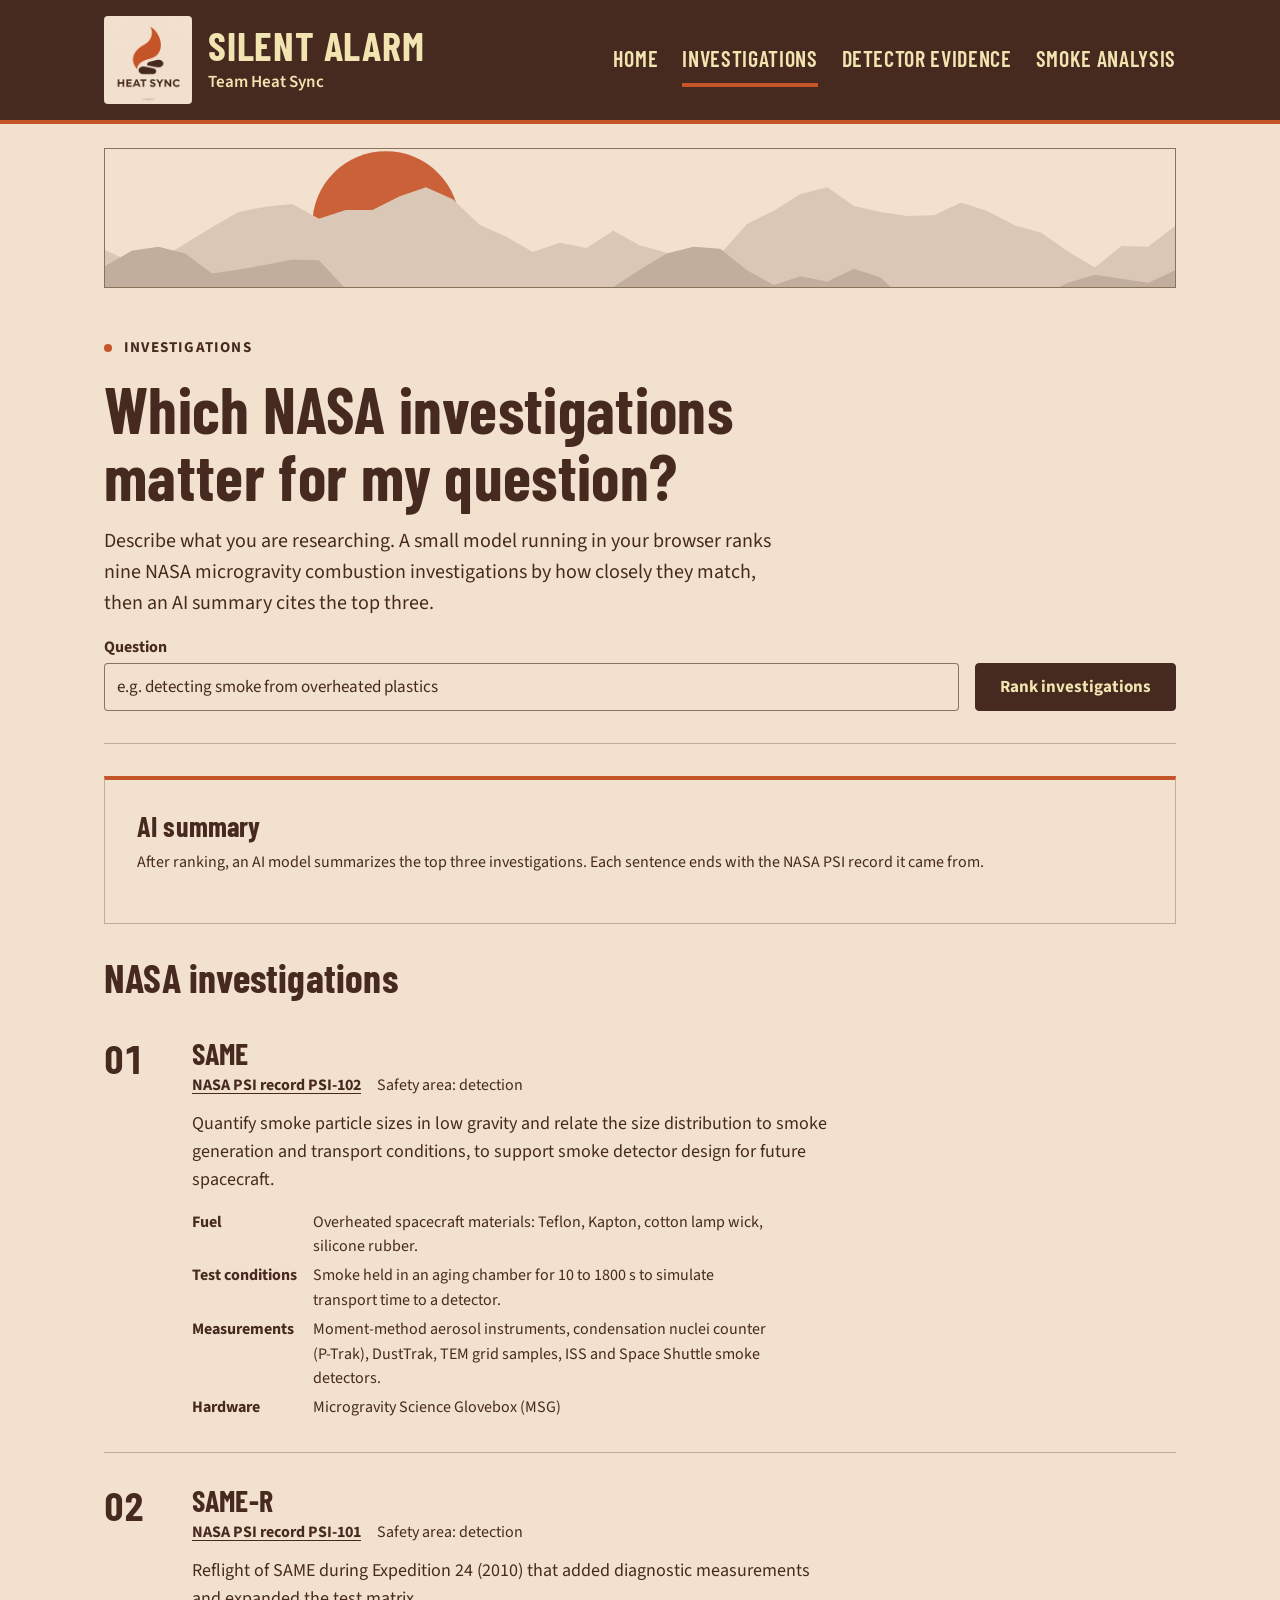
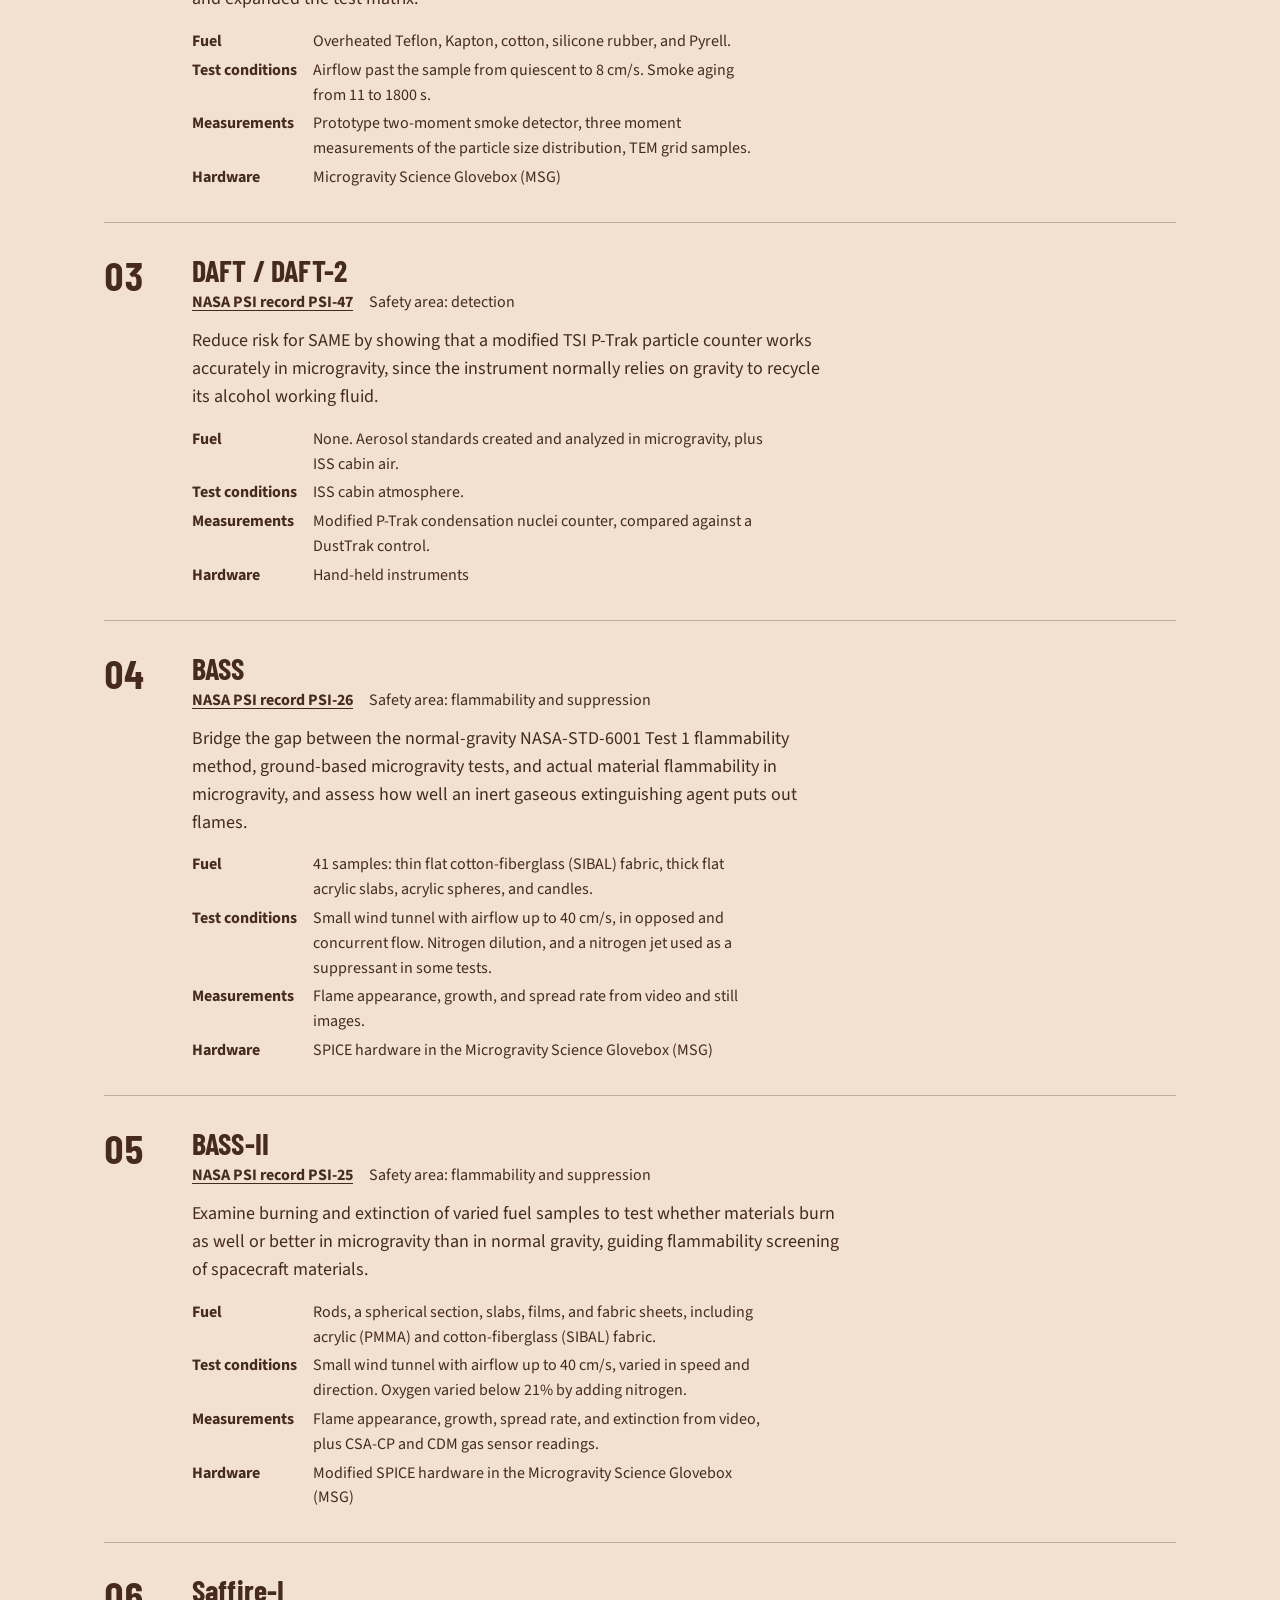
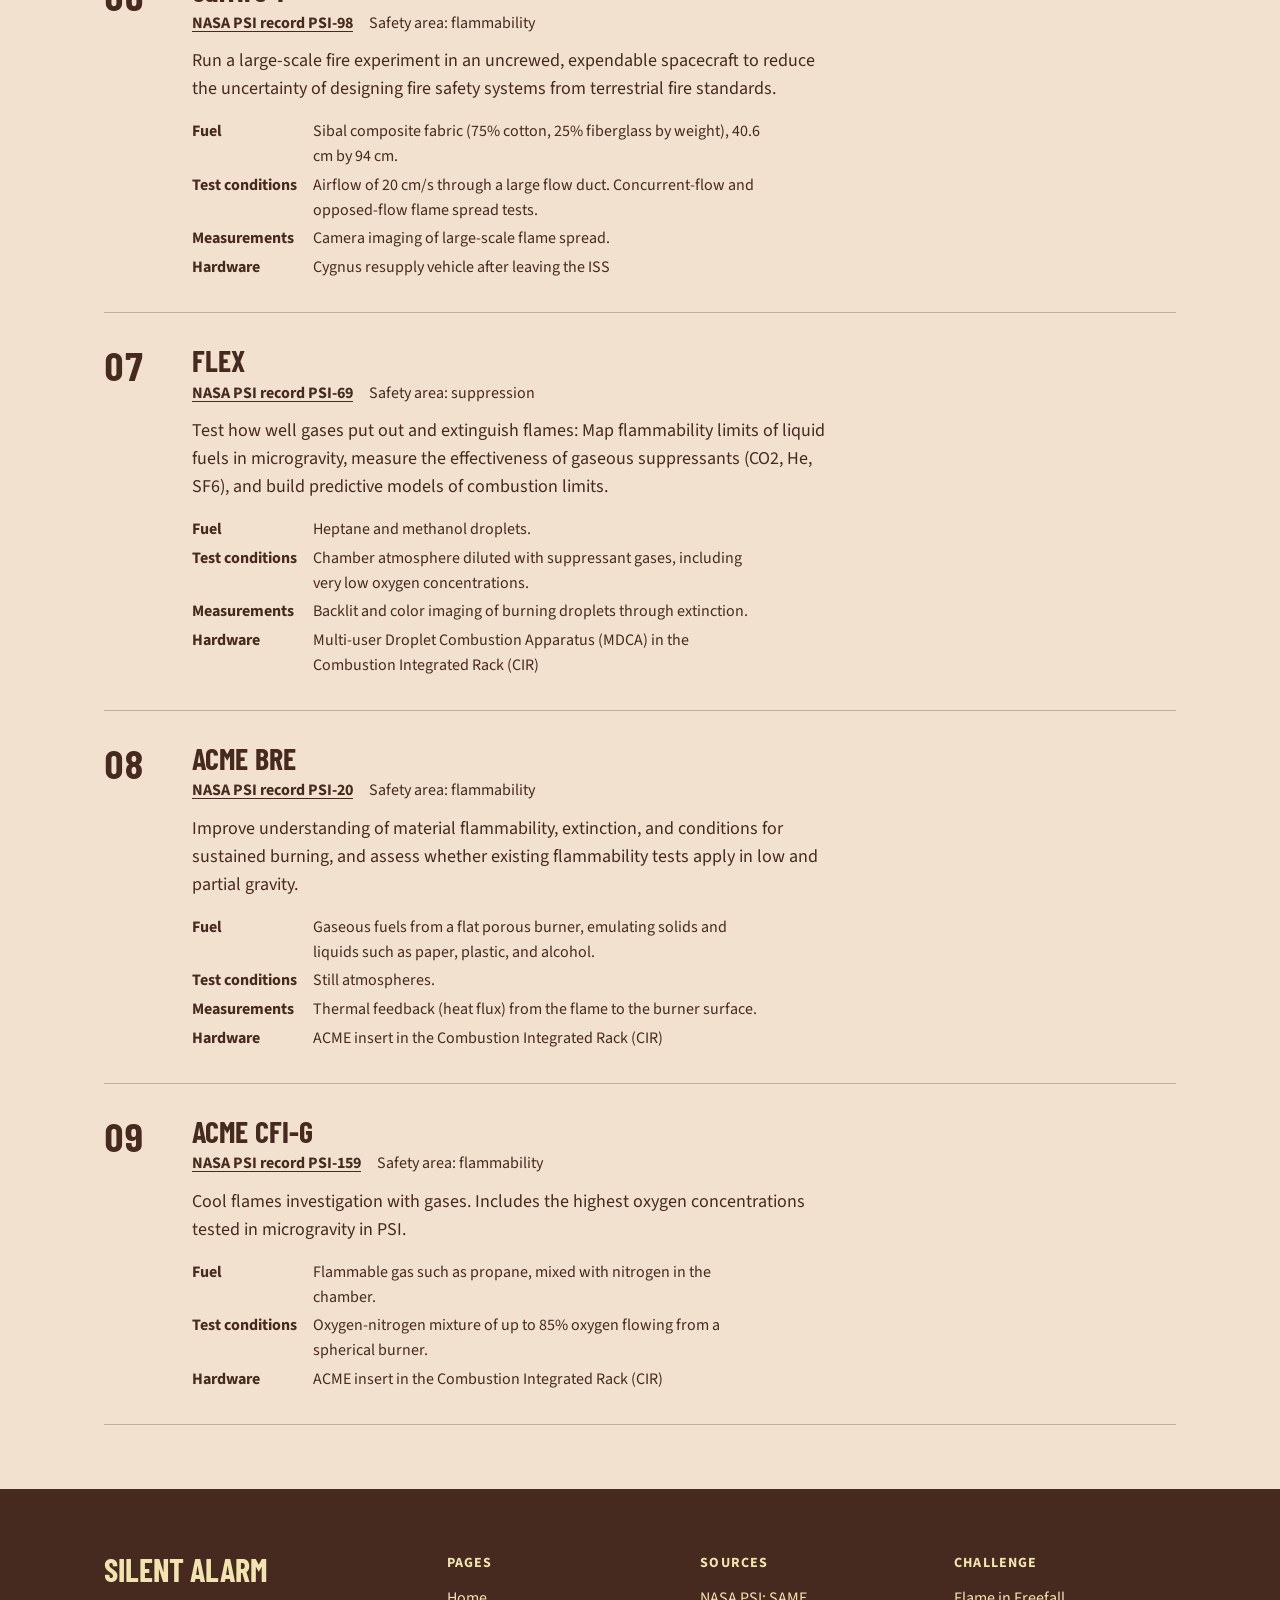
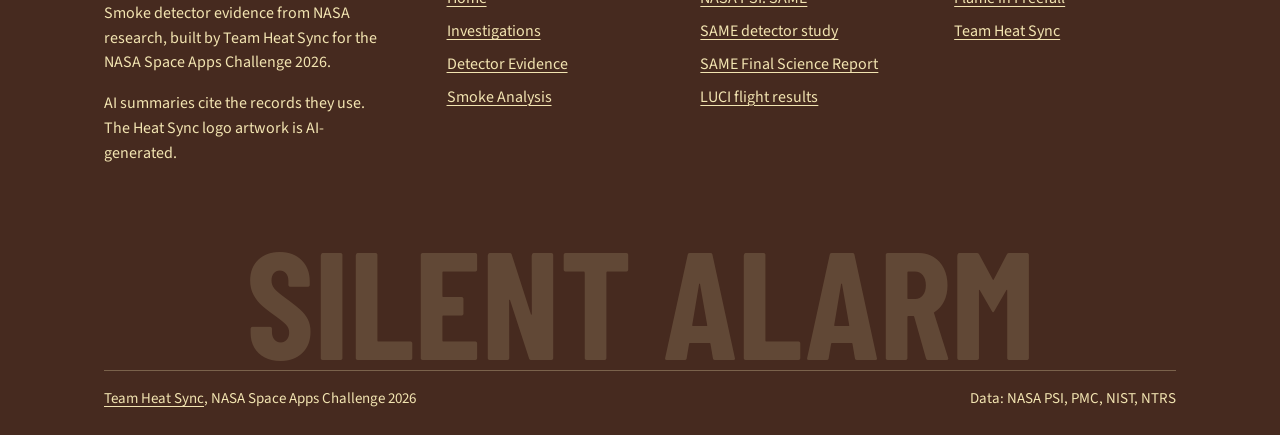
<file: public/investigations.html>
<!DOCTYPE html>
<html lang="en">

<head>
  <meta charset="UTF-8">
  <meta name="viewport" content="width=device-width, initial-scale=1">
  <title>Investigations | Silent Alarm</title>
  <meta name="description" content="Rank NASA microgravity combustion investigations for your research question.">
  <link rel="icon" type="image/png" href="./heat-sync-logo.png">
  <link rel="preconnect" href="https://fonts.googleapis.com">
  <link rel="preconnect" href="https://fonts.gstatic.com" crossorigin>
  <link rel="stylesheet" href="https://fonts.googleapis.com/css2?family=Barlow+Condensed:wght@500;600;700&family=Source+Sans+3:wght@400;600;700&display=swap">
  <link rel="stylesheet" href="./styles.css?v=4">
</head>

<body>
  <a class="skip-link" href="#main">Skip to content</a>

  <header class="masthead">
    <div class="wrap masthead-inner">
      <a class="brand" href="./">
        <img class="brand-logo" src="./heat-sync-logo.png" width="88" height="88"
          alt="Heat Sync logo: an orange flame above two dark stones, with the words Heat Sync">
        <span class="brand-text">
          <span class="brand-name">Silent Alarm</span>
          <span class="brand-team">Team Heat Sync</span>
        </span>
      </a>
      <nav class="site-nav" aria-label="Main">
        <ul>
          <li><a href="./">Home</a></li>
          <li><a href="./investigations.html" aria-current="page">Investigations</a></li>
          <li><a href="./detector-evidence.html">Detector Evidence</a></li>
          <li><a href="./smoke-analysis.html">Smoke Analysis</a></li>
        </ul>
      </nav>
    </div>
  </header>

  <main id="main" tabindex="-1">
    <div class="wrap"><div class="vista vista-strip"><svg class="scene" viewBox="0 260 1600 400" preserveAspectRatio="xMidYMid slice" aria-hidden="true" focusable="false"><rect width="1600" height="900" fill="#F2E1CE"/><circle cx="420" cy="470" r="110" fill="#C65429" opacity="0.9"/><path d="M0 900 L0 508 L40 526 L80 523 L120 498 L160 474 L200 451 L240 443 L280 439 L320 461 L360 448 L400 448 L440 428 L480 414 L520 432 L560 470 L600 488 L640 511 L680 497 L720 505 L760 479 L800 501 L840 512 L880 518 L920 514 L960 469 L1000 449 L1040 424 L1080 414 L1120 442 L1160 451 L1200 457 L1240 456 L1280 437 L1320 450 L1360 471 L1400 482 L1440 510 L1480 534 L1520 502 L1560 503 L1600 472 L1600 900 Z" fill="#F2E1CE"/><path d="M0 900 L0 508 L40 526 L80 523 L120 498 L160 474 L200 451 L240 443 L280 439 L320 461 L360 448 L400 448 L440 428 L480 414 L520 432 L560 470 L600 488 L640 511 L680 497 L720 505 L760 479 L800 501 L840 512 L880 518 L920 514 L960 469 L1000 449 L1040 424 L1080 414 L1120 442 L1160 451 L1200 457 L1240 456 L1280 437 L1320 450 L1360 471 L1400 482 L1440 510 L1480 534 L1520 502 L1560 503 L1600 472 L1600 900 Z" fill="#462A1F" opacity="0.14"/><path d="M0 900 L0 532 L40 509 L80 503 L120 513 L160 543 L200 537 L240 530 L280 522 L320 523 L360 566 L400 592 L440 615 L480 622 L520 602 L560 593 L600 583 L640 576 L680 580 L720 575 L760 563 L800 537 L840 513 L880 503 L920 506 L960 538 L1000 560 L1040 547 L1080 555 L1120 536 L1160 549 L1200 588 L1240 624 L1280 634 L1320 607 L1360 582 L1400 576 L1440 557 L1480 545 L1520 551 L1560 557 L1600 538 L1600 900 Z" fill="#F2E1CE"/><path d="M0 900 L0 532 L40 509 L80 503 L120 513 L160 543 L200 537 L240 530 L280 522 L320 523 L360 566 L400 592 L440 615 L480 622 L520 602 L560 593 L600 583 L640 576 L680 580 L720 575 L760 563 L800 537 L840 513 L880 503 L920 506 L960 538 L1000 560 L1040 547 L1080 555 L1120 536 L1160 549 L1200 588 L1240 624 L1280 634 L1320 607 L1360 582 L1400 576 L1440 557 L1480 545 L1520 551 L1560 557 L1600 538 L1600 900 Z" fill="#462A1F" opacity="0.28"/><path d="M0 900 L0 649 L40 667 L80 663 L120 696 L160 710 L200 726 L240 696 L280 677 L320 655 L360 643 L400 641 L440 659 L480 645 L520 625 L560 606 L600 594 L640 619 L680 636 L720 662 L760 692 L800 685 L840 684 L880 670 L920 686 L960 694 L1000 715 L1040 703 L1080 683 L1120 650 L1160 620 L1200 627 L1240 636 L1280 641 L1320 649 L1360 621 L1400 608 L1440 626 L1480 643 L1520 666 L1560 690 L1600 708 L1600 900 Z" fill="#F2E1CE"/><path d="M0 900 L0 649 L40 667 L80 663 L120 696 L160 710 L200 726 L240 696 L280 677 L320 655 L360 643 L400 641 L440 659 L480 645 L520 625 L560 606 L600 594 L640 619 L680 636 L720 662 L760 692 L800 685 L840 684 L880 670 L920 686 L960 694 L1000 715 L1040 703 L1080 683 L1120 650 L1160 620 L1200 627 L1240 636 L1280 641 L1320 649 L1360 621 L1400 608 L1440 626 L1480 643 L1520 666 L1560 690 L1600 708 L1600 900 Z" fill="#462A1F" opacity="0.5"/><path d="M0 900 L0 776 L40 775 L80 791 L120 823 L160 834 L200 826 L240 810 L280 787 L320 768 L360 760 L400 768 L440 769 L480 768 L520 745 L560 736 L600 728 L640 750 L680 775 L720 790 L760 796 L800 798 L840 785 L880 799 L920 814 L960 825 L1000 815 L1040 805 L1080 783 L1120 767 L1160 745 L1200 744 L1240 765 L1280 771 L1320 754 L1360 750 L1400 741 L1440 750 L1480 773 L1520 807 L1560 822 L1600 813 L1600 900 Z" fill="#F2E1CE"/><path d="M0 900 L0 776 L40 775 L80 791 L120 823 L160 834 L200 826 L240 810 L280 787 L320 768 L360 760 L400 768 L440 769 L480 768 L520 745 L560 736 L600 728 L640 750 L680 775 L720 790 L760 796 L800 798 L840 785 L880 799 L920 814 L960 825 L1000 815 L1040 805 L1080 783 L1120 767 L1160 745 L1200 744 L1240 765 L1280 771 L1320 754 L1360 750 L1400 741 L1440 750 L1480 773 L1520 807 L1560 822 L1600 813 L1600 900 Z" fill="#462A1F" opacity="0.8"/></svg></div></div>
    <div class="wrap">
      <section class="page-head search-panel" aria-labelledby="inv-title">
        <p class="kicker">Investigations</p>
        <h1 id="inv-title">Which NASA investigations matter for my question?</h1>
        <p class="lede">Describe what you are researching. A small model running in your browser ranks nine
          NASA microgravity combustion investigations by how closely they match, then an AI summary
          cites the top three.</p>
        <div class="field-row">
          <div class="grow">
            <label for="inv-question">Question</label>
            <input id="inv-question" type="text" placeholder="e.g. detecting smoke from overheated plastics">
          </div>
          <button id="inv-rank" type="button">Rank investigations</button>
        </div>
      </section>

      <section class="panel summary-panel rule-top" aria-labelledby="summary-title">
        <h2 id="summary-title">AI summary</h2>
        <p class="muted small">After ranking, an AI model summarizes the top three investigations.
          Each sentence ends with the NASA PSI record it came from.</p>
        <p id="inv-answer-status" class="status" role="status"></p>
        <p id="inv-answer" hidden></p>
      </section>

      <section aria-labelledby="results-title">
        <div class="results-head">
          <h2 id="results-title">NASA investigations</h2>
          <p id="inv-status" class="status" role="status"></p>
        </div>
        <ol id="inv-results" class="inv-list"></ol>
      </section>
    </div>
  </main>

  <footer class="site-footer">
    <div class="wrap">
      <div class="foot-top">
        <div class="foot-brand">
          <p class="foot-name">Silent Alarm</p>
          <p>Smoke detector evidence from NASA research, built by Team Heat Sync for the NASA Space Apps
            Challenge 2026.</p>
          <p class="small">AI summaries cite the records they use. The Heat Sync logo artwork is AI-generated.</p>
        </div>
        <div>
          <p class="foot-head">Pages</p>
          <ul>
            <li><a href="./">Home</a></li>
            <li><a href="./investigations.html">Investigations</a></li>
            <li><a href="./detector-evidence.html">Detector Evidence</a></li>
            <li><a href="./smoke-analysis.html">Smoke Analysis</a></li>
          </ul>
        </div>
        <div>
          <p class="foot-head">Sources</p>
          <ul>
            <li><a href="https://psi.nasa.gov/physci/repo/data/investigations/PSI-102">NASA PSI: SAME</a></li>
            <li><a href="https://pmc.ncbi.nlm.nih.gov/articles/PMC7918997/#F9">SAME detector study</a></li>
            <li><a href="https://tsapps.nist.gov/publication/get_pdf.cfm?pub_id=904707">SAME Final Science Report</a></li>
            <li><a href="https://ntrs.nasa.gov/citations/20250010653">LUCI flight results</a></li>
          </ul>
        </div>
        <div>
          <p class="foot-head">Challenge</p>
          <ul>
            <li><a href="https://www.spaceappschallenge.org/2026/challenges/flame-in-freefall/">Flame in Freefall</a></li>
            <li><a href="https://www.spaceappschallenge.org/2026/find-a-team/heat-sync/">Team Heat Sync</a></li>
          </ul>
        </div>
      </div>
      <p class="foot-word" aria-hidden="true">Silent Alarm</p>
      <div class="foot-bottom">
        <span><a href="https://www.spaceappschallenge.org/2026/find-a-team/heat-sync/">Team Heat Sync</a>, NASA Space Apps Challenge 2026</span>
        <span>Data: NASA PSI, PMC, NIST, NTRS</span>
      </div>
    </div>
  </footer>

  <script type="module" src="./investigations.js?v=4"></script>
</body>

</html>
</file>
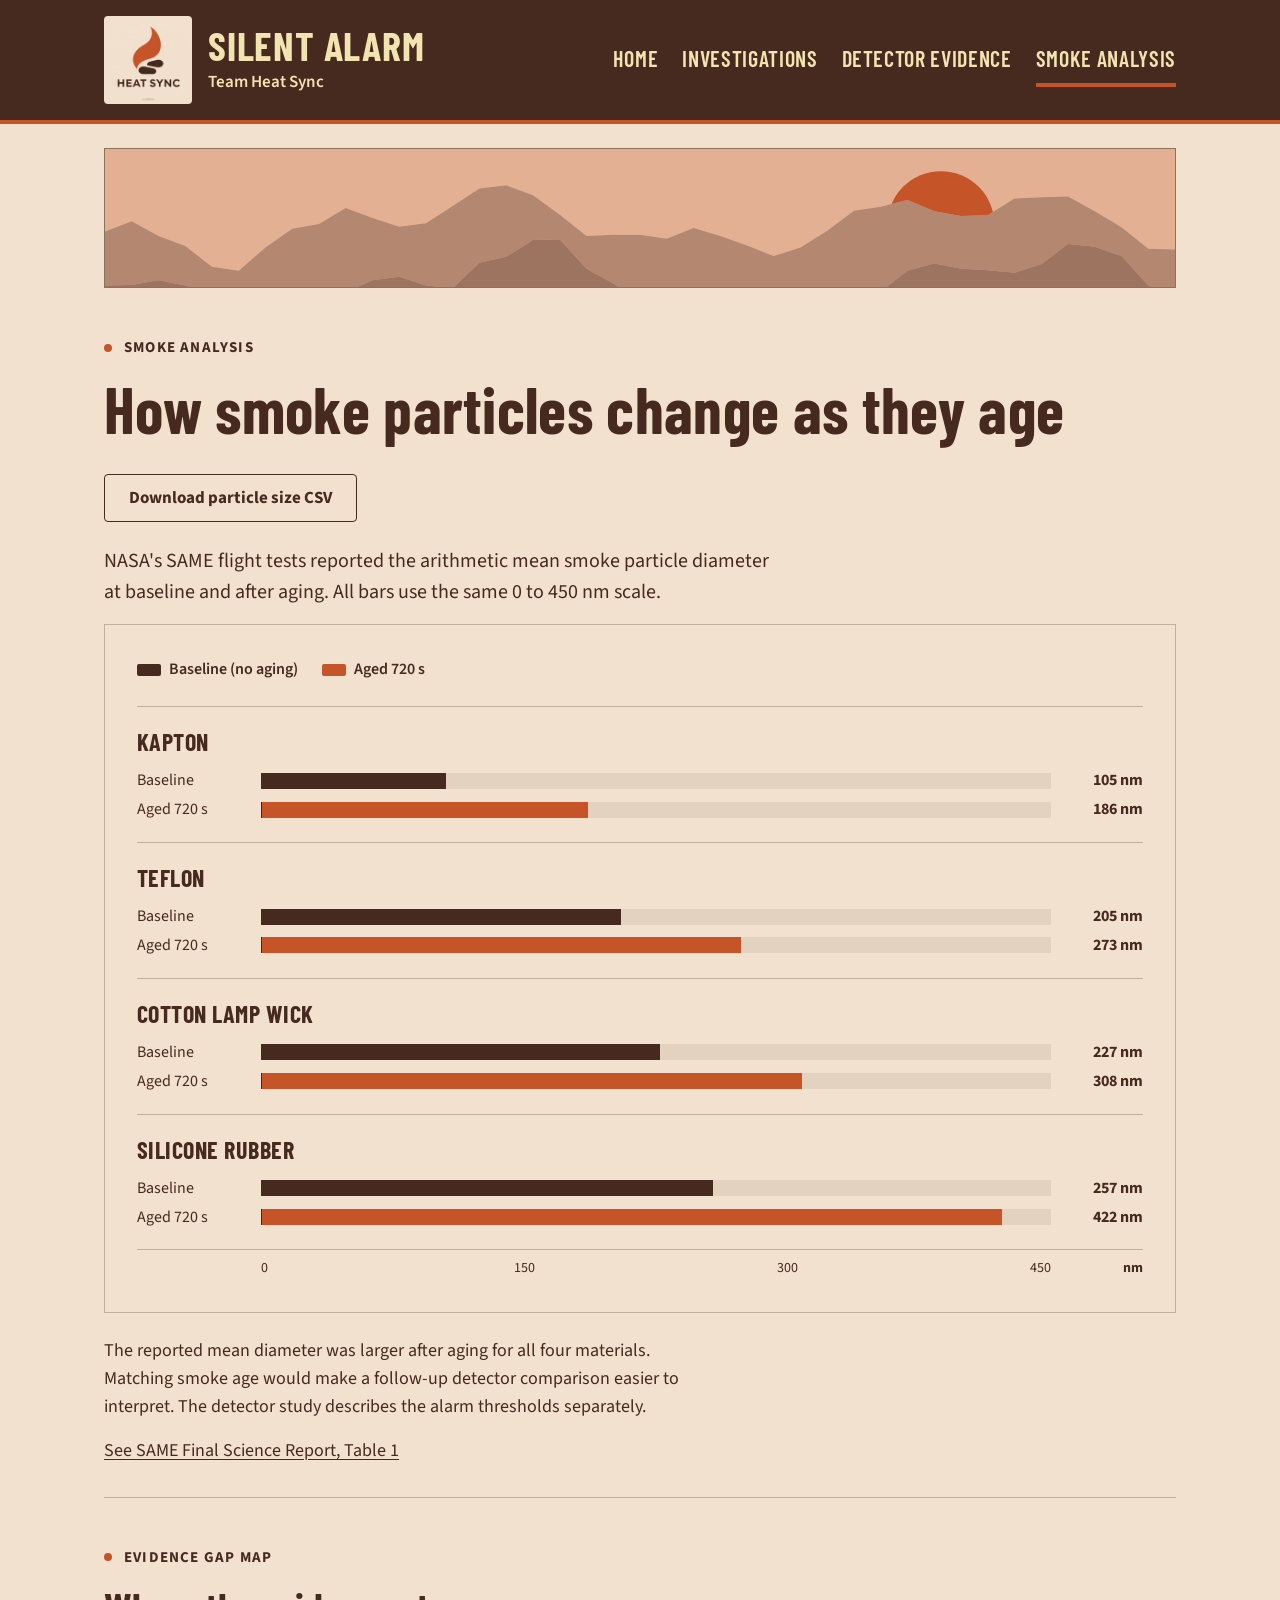
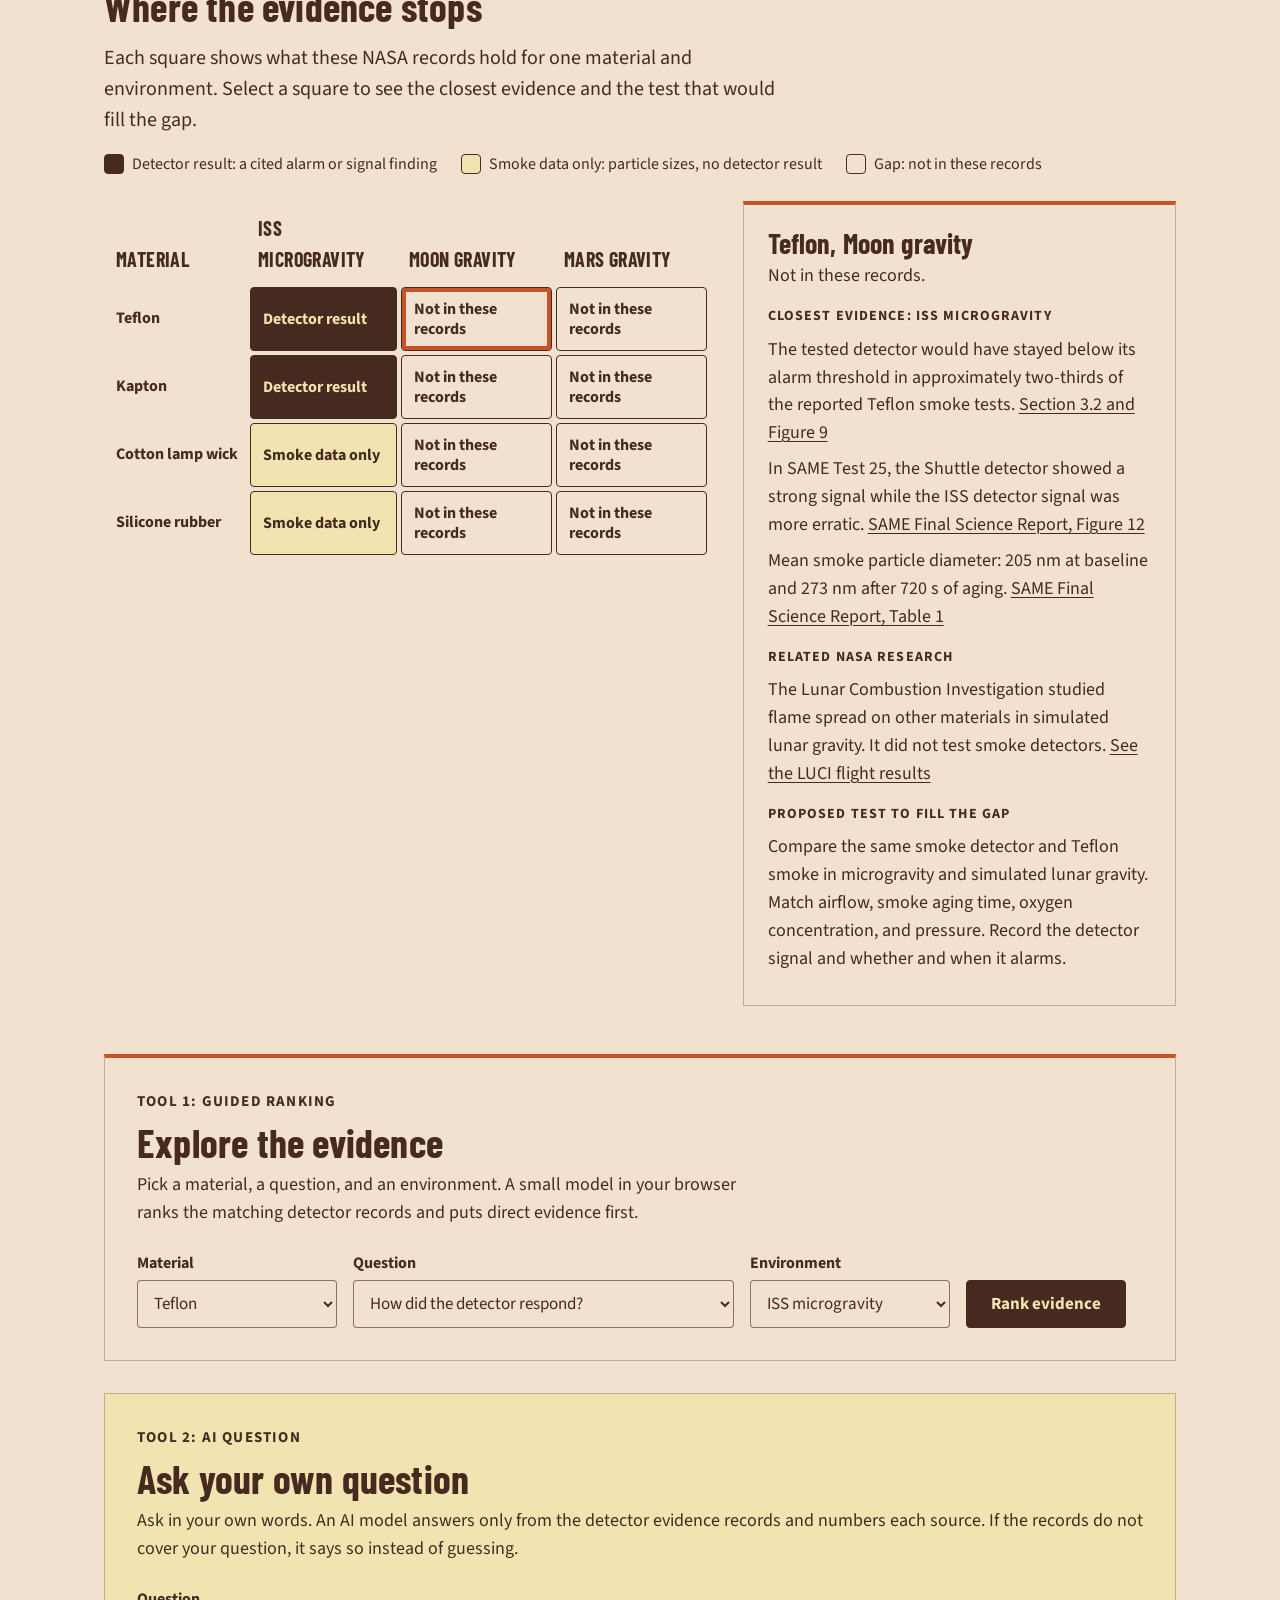
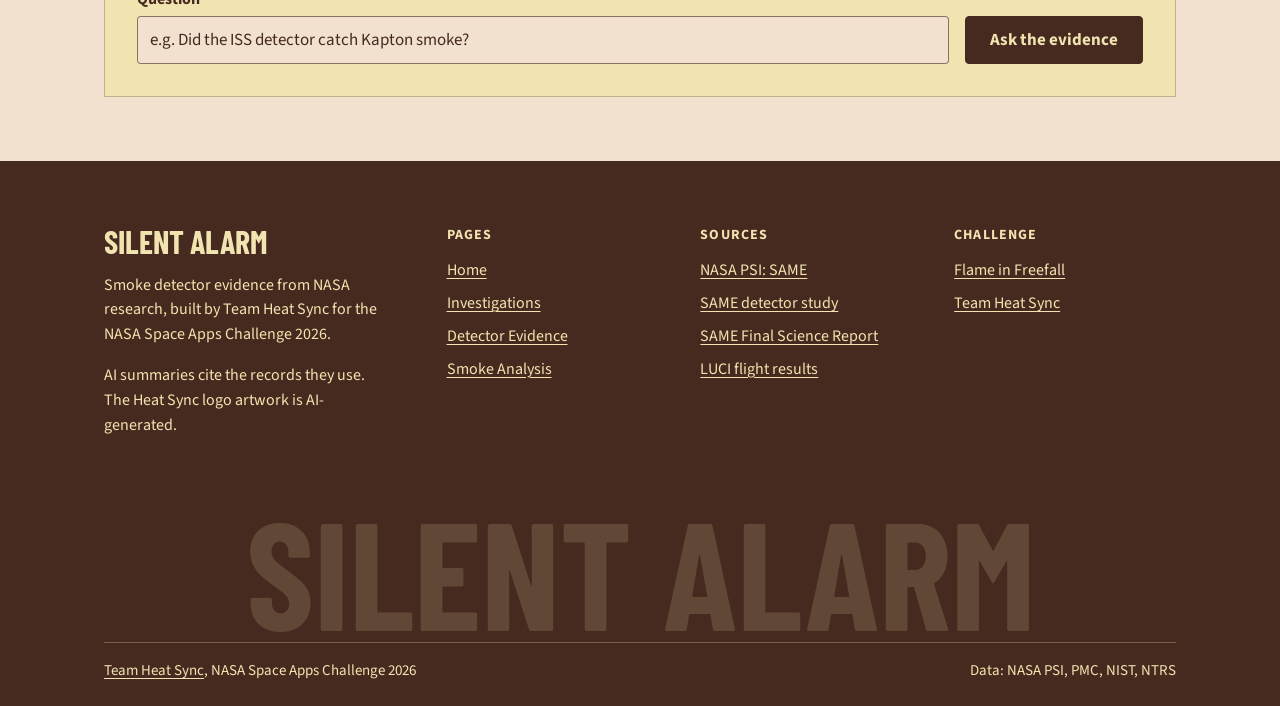
<file: public/smoke-analysis.html>
<!DOCTYPE html>
<html lang="en">

<head>
  <meta charset="UTF-8">
  <meta name="viewport" content="width=device-width, initial-scale=1">
  <title>Smoke Analysis | Silent Alarm</title>
  <meta name="description" content="How smoke particles change as they age, plus tools to explore and question the detector evidence.">
  <link rel="icon" type="image/png" href="./heat-sync-logo.png">
  <link rel="preconnect" href="https://fonts.googleapis.com">
  <link rel="preconnect" href="https://fonts.gstatic.com" crossorigin>
  <link rel="stylesheet" href="https://fonts.googleapis.com/css2?family=Barlow+Condensed:wght@500;600;700&family=Source+Sans+3:wght@400;600;700&display=swap">
  <link rel="stylesheet" href="./styles.css?v=4">
</head>

<body>
  <a class="skip-link" href="#main">Skip to content</a>

  <header class="masthead">
    <div class="wrap masthead-inner">
      <a class="brand" href="./">
        <img class="brand-logo" src="./heat-sync-logo.png" width="88" height="88"
          alt="Heat Sync logo: an orange flame above two dark stones, with the words Heat Sync">
        <span class="brand-text">
          <span class="brand-name">Silent Alarm</span>
          <span class="brand-team">Team Heat Sync</span>
        </span>
      </a>
      <nav class="site-nav" aria-label="Main">
        <ul>
          <li><a href="./">Home</a></li>
          <li><a href="./investigations.html">Investigations</a></li>
          <li><a href="./detector-evidence.html">Detector Evidence</a></li>
          <li><a href="./smoke-analysis.html" aria-current="page">Smoke Analysis</a></li>
        </ul>
      </nav>
    </div>
  </header>

  <main id="main" tabindex="-1">
    <div class="wrap"><div class="vista vista-strip"><svg class="scene" viewBox="0 260 1600 400" preserveAspectRatio="xMidYMid slice" aria-hidden="true" focusable="false"><rect width="1600" height="900" fill="#F2E1CE"/><rect width="1600" height="900" fill="#C65429" opacity="0.35"/><circle cx="1250" cy="470" r="80" fill="#C65429" opacity="1"/><path d="M0 900 L0 480 L40 465 L80 487 L120 502 L160 533 L200 539 L240 504 L280 476 L320 469 L360 445 L400 460 L440 473 L480 468 L520 442 L560 416 L600 411 L640 426 L680 455 L720 487 L760 485 L800 485 L840 491 L880 475 L920 487 L960 501 L1000 517 L1040 504 L1080 479 L1120 449 L1160 443 L1200 433 L1240 450 L1280 457 L1320 456 L1360 431 L1400 429 L1440 428 L1480 450 L1520 474 L1560 506 L1600 507 L1600 900 Z" fill="#F2E1CE"/><path d="M0 900 L0 480 L40 465 L80 487 L120 502 L160 533 L200 539 L240 504 L280 476 L320 469 L360 445 L400 460 L440 473 L480 468 L520 442 L560 416 L600 411 L640 426 L680 455 L720 487 L760 485 L800 485 L840 491 L880 475 L920 487 L960 501 L1000 517 L1040 504 L1080 479 L1120 449 L1160 443 L1200 433 L1240 450 L1280 457 L1320 456 L1360 431 L1400 429 L1440 428 L1480 450 L1520 474 L1560 506 L1600 507 L1600 900 Z" fill="#C65429" opacity="0.35"/><path d="M0 900 L0 480 L40 465 L80 487 L120 502 L160 533 L200 539 L240 504 L280 476 L320 469 L360 445 L400 460 L440 473 L480 468 L520 442 L560 416 L600 411 L640 426 L680 455 L720 487 L760 485 L800 485 L840 491 L880 475 L920 487 L960 501 L1000 517 L1040 504 L1080 479 L1120 449 L1160 443 L1200 433 L1240 450 L1280 457 L1320 456 L1360 431 L1400 429 L1440 428 L1480 450 L1520 474 L1560 506 L1600 507 L1600 900 Z" fill="#462A1F" opacity="0.3"/><path d="M0 900 L0 561 L40 560 L80 553 L120 561 L160 577 L200 605 L240 632 L280 620 L320 585 L360 571 L400 553 L440 548 L480 561 L520 565 L560 527 L600 518 L640 493 L680 492 L720 536 L760 558 L800 586 L840 582 L880 576 L920 581 L960 577 L1000 594 L1040 610 L1080 616 L1120 595 L1160 570 L1200 539 L1240 528 L1280 536 L1320 538 L1360 542 L1400 529 L1440 499 L1480 503 L1520 517 L1560 561 L1600 580 L1600 900 Z" fill="#F2E1CE"/><path d="M0 900 L0 561 L40 560 L80 553 L120 561 L160 577 L200 605 L240 632 L280 620 L320 585 L360 571 L400 553 L440 548 L480 561 L520 565 L560 527 L600 518 L640 493 L680 492 L720 536 L760 558 L800 586 L840 582 L880 576 L920 581 L960 577 L1000 594 L1040 610 L1080 616 L1120 595 L1160 570 L1200 539 L1240 528 L1280 536 L1320 538 L1360 542 L1400 529 L1440 499 L1480 503 L1520 517 L1560 561 L1600 580 L1600 900 Z" fill="#C65429" opacity="0.35"/><path d="M0 900 L0 561 L40 560 L80 553 L120 561 L160 577 L200 605 L240 632 L280 620 L320 585 L360 571 L400 553 L440 548 L480 561 L520 565 L560 527 L600 518 L640 493 L680 492 L720 536 L760 558 L800 586 L840 582 L880 576 L920 581 L960 577 L1000 594 L1040 610 L1080 616 L1120 595 L1160 570 L1200 539 L1240 528 L1280 536 L1320 538 L1360 542 L1400 529 L1440 499 L1480 503 L1520 517 L1560 561 L1600 580 L1600 900 Z" fill="#462A1F" opacity="0.45"/><path d="M0 900 L0 655 L40 660 L80 689 L120 703 L160 711 L200 719 L240 691 L280 659 L320 636 L360 646 L400 642 L440 658 L480 636 L520 616 L560 605 L600 605 L640 633 L680 664 L720 684 L760 681 L800 689 L840 670 L880 675 L920 689 L960 703 L1000 703 L1040 691 L1080 668 L1120 634 L1160 615 L1200 621 L1240 640 L1280 634 L1320 629 L1360 623 L1400 615 L1440 635 L1480 655 L1520 690 L1560 703 L1600 697 L1600 900 Z" fill="#F2E1CE"/><path d="M0 900 L0 655 L40 660 L80 689 L120 703 L160 711 L200 719 L240 691 L280 659 L320 636 L360 646 L400 642 L440 658 L480 636 L520 616 L560 605 L600 605 L640 633 L680 664 L720 684 L760 681 L800 689 L840 670 L880 675 L920 689 L960 703 L1000 703 L1040 691 L1080 668 L1120 634 L1160 615 L1200 621 L1240 640 L1280 634 L1320 629 L1360 623 L1400 615 L1440 635 L1480 655 L1520 690 L1560 703 L1600 697 L1600 900 Z" fill="#C65429" opacity="0.35"/><path d="M0 900 L0 655 L40 660 L80 689 L120 703 L160 711 L200 719 L240 691 L280 659 L320 636 L360 646 L400 642 L440 658 L480 636 L520 616 L560 605 L600 605 L640 633 L680 664 L720 684 L760 681 L800 689 L840 670 L880 675 L920 689 L960 703 L1000 703 L1040 691 L1080 668 L1120 634 L1160 615 L1200 621 L1240 640 L1280 634 L1320 629 L1360 623 L1400 615 L1440 635 L1480 655 L1520 690 L1560 703 L1600 697 L1600 900 Z" fill="#462A1F" opacity="0.7"/><path d="M0 900 L0 815 L40 831 L80 823 L120 811 L160 783 L200 768 L240 754 L280 759 L320 767 L360 765 L400 753 L440 745 L480 744 L520 744 L560 770 L600 802 L640 819 L680 808 L720 794 L760 786 L800 795 L840 810 L880 824 L920 809 L960 783 L1000 765 L1040 740 L1080 746 L1120 757 L1160 762 L1200 760 L1240 768 L1280 758 L1320 754 L1360 775 L1400 805 L1440 818 L1480 827 L1520 817 L1560 805 L1600 788 L1600 900 Z" fill="#F2E1CE"/><path d="M0 900 L0 815 L40 831 L80 823 L120 811 L160 783 L200 768 L240 754 L280 759 L320 767 L360 765 L400 753 L440 745 L480 744 L520 744 L560 770 L600 802 L640 819 L680 808 L720 794 L760 786 L800 795 L840 810 L880 824 L920 809 L960 783 L1000 765 L1040 740 L1080 746 L1120 757 L1160 762 L1200 760 L1240 768 L1280 758 L1320 754 L1360 775 L1400 805 L1440 818 L1480 827 L1520 817 L1560 805 L1600 788 L1600 900 Z" fill="#C65429" opacity="0.35"/><path d="M0 900 L0 815 L40 831 L80 823 L120 811 L160 783 L200 768 L240 754 L280 759 L320 767 L360 765 L400 753 L440 745 L480 744 L520 744 L560 770 L600 802 L640 819 L680 808 L720 794 L760 786 L800 795 L840 810 L880 824 L920 809 L960 783 L1000 765 L1040 740 L1080 746 L1120 757 L1160 762 L1200 760 L1240 768 L1280 758 L1320 754 L1360 775 L1400 805 L1440 818 L1480 827 L1520 817 L1560 805 L1600 788 L1600 900 Z" fill="#462A1F" opacity="0.95"/></svg></div></div>
    <div class="wrap">
      <section class="page-head" aria-labelledby="particle-title">
        <p class="kicker">Smoke analysis</p>
        <div class="section-head">
          <h1 id="particle-title">How smoke particles change as they age</h1>
          <button id="download-particle-csv" class="button-secondary" type="button" disabled>Download particle size CSV</button>
        </div>
        <p class="lede">NASA's SAME flight tests reported the arithmetic mean smoke particle diameter
          at baseline and after aging. All bars use the same 0 to 450 nm scale.</p>

        <div class="panel chart-panel">
          <ul class="chart-legend" aria-hidden="true">
            <li><span class="swatch"></span>Baseline (no aging)</li>
            <li><span class="swatch aged"></span>Aged 720 s</li>
          </ul>
          <p id="particle-status" class="status" role="status"></p>
          <ul id="particle-chart" class="particle-chart" role="list"
            aria-label="Arithmetic mean particle diameter by material"></ul>
          <div class="chart-scale" aria-hidden="true">
            <span></span>
            <span class="chart-scale-ticks">
              <span style="left: 0%">0</span>
              <span style="left: 33.333%">150</span>
              <span style="left: 66.667%">300</span>
              <span style="left: 100%">450</span>
            </span>
            <span>nm</span>
          </div>
        </div>

        <p class="prose chart-note">The reported mean diameter was larger after aging for all four materials.
          Matching smoke age would make a follow-up detector comparison easier to interpret.
          The detector study describes the alarm thresholds separately.</p>
        <p><a href="https://tsapps.nist.gov/publication/get_pdf.cfm?pub_id=904707#page=25">See SAME Final Science Report,
            Table 1</a></p>
      </section>

      <section class="gap-section" aria-labelledby="gap-title">
        <p class="kicker">Evidence gap map</p>
        <h2 id="gap-title">Where the evidence stops</h2>
        <p class="lede">Each square shows what these NASA records hold for one material and environment.
          Select a square to see the closest evidence and the test that would fill the gap.</p>
        <ul class="gap-legend" aria-label="Legend">
          <li><span class="gap-key covered" aria-hidden="true"></span>Detector result: a cited alarm or signal finding</li>
          <li><span class="gap-key partial" aria-hidden="true"></span>Smoke data only: particle sizes, no detector result</li>
          <li><span class="gap-key gap" aria-hidden="true"></span>Gap: not in these records</li>
        </ul>
        <p id="gap-status" class="status" role="status">Loading the evidence...</p>
        <div class="gap-layout">
          <div class="gap-scroll">
            <table id="gap-map" class="gap-map">
              <caption class="visually-hidden">Detector evidence by material and environment</caption>
            </table>
          </div>
          <div id="gap-detail" class="panel gap-detail rule-top" aria-live="polite"></div>
        </div>
      </section>

      <div class="tools">
        <section class="panel tool-panel rule-top" aria-labelledby="analysis-title">
          <p class="tool-kicker">Tool 1: guided ranking</p>
          <h2 id="analysis-title">Explore the evidence</h2>
          <p class="muted">Pick a material, a question, and an environment. A small model in your browser
            ranks the matching detector records and puts direct evidence first.</p>
          <div class="field-row">
            <div>
              <label for="analysis-material">Material</label>
              <select id="analysis-material">
                <option value="Teflon">Teflon</option>
                <option value="Kapton">Kapton</option>
              </select>
            </div>
            <div>
              <label for="analysis-question">Question</label>
              <select id="analysis-question">
                <option value="detector_response">How did the detector respond?</option>
                <option value="compare_detectors">How did the ISS and Shuttle detectors compare?</option>
                <option value="test_conditions">What conditions did NASA report?</option>
              </select>
            </div>
            <div>
              <label for="analysis-environment">Environment</label>
              <select id="analysis-environment">
                <option value="microgravity">ISS microgravity</option>
                <option value="moon">Moon gravity</option>
              </select>
            </div>
            <button id="analyze" type="button" disabled>Rank evidence</button>
          </div>
          <p id="analysis-status" class="status" role="status"></p>
          <div id="moon-context" class="context-block" hidden>
            <p><strong>Related NASA research</strong> The Lunar Combustion Investigation measured how flames spread
              on cotton-fiberglass fabric and acrylic in simulated lunar gravity. Its measurements describe
              material flammability. <a href="https://ntrs.nasa.gov/citations/20250010653">See the LUCI flight results</a>.</p>
            <p><strong>Proposed lunar follow-up</strong> Compare the same smoke detector and selected material
              in microgravity and simulated lunar gravity. Match airflow, smoke aging time, oxygen concentration,
              and pressure. Record the detector signal and whether and when it alarms.</p>
          </div>
          <ol id="analysis-results" class="result-list" aria-label="Ranked evidence"></ol>
          <p id="follow-up-test" hidden>
            Proposed test: Compare the ISS and Shuttle detector types with the same
            Teflon smoke exposure, airflow, and smoke aging time. That would help
            isolate how the detector type affects the response.
          </p>
        </section>

        <section class="panel tool-panel ask" aria-labelledby="ask-title">
          <p class="tool-kicker">Tool 2: AI question</p>
          <h2 id="ask-title">Ask your own question</h2>
          <p>Ask in your own words. An AI model answers only from the detector evidence records and numbers
            each source. If the records do not cover your question, it says so instead of guessing.</p>
          <div class="field-row">
            <div class="grow">
              <label for="ask-question">Question</label>
              <input id="ask-question" type="text" placeholder="e.g. Did the ISS detector catch Kapton smoke?">
            </div>
            <button id="ask-button" type="button">Ask the evidence</button>
          </div>
          <p id="ask-status" class="status" role="status"></p>
          <p id="ask-answer" hidden></p>
          <ol id="ask-sources" class="result-list"></ol>
          <div id="ask-gap" class="ask-gap" hidden></div>
        </section>
      </div>
    </div>
  </main>

  <footer class="site-footer">
    <div class="wrap">
      <div class="foot-top">
        <div class="foot-brand">
          <p class="foot-name">Silent Alarm</p>
          <p>Smoke detector evidence from NASA research, built by Team Heat Sync for the NASA Space Apps
            Challenge 2026.</p>
          <p class="small">AI summaries cite the records they use. The Heat Sync logo artwork is AI-generated.</p>
        </div>
        <div>
          <p class="foot-head">Pages</p>
          <ul>
            <li><a href="./">Home</a></li>
            <li><a href="./investigations.html">Investigations</a></li>
            <li><a href="./detector-evidence.html">Detector Evidence</a></li>
            <li><a href="./smoke-analysis.html">Smoke Analysis</a></li>
          </ul>
        </div>
        <div>
          <p class="foot-head">Sources</p>
          <ul>
            <li><a href="https://psi.nasa.gov/physci/repo/data/investigations/PSI-102">NASA PSI: SAME</a></li>
            <li><a href="https://pmc.ncbi.nlm.nih.gov/articles/PMC7918997/#F9">SAME detector study</a></li>
            <li><a href="https://tsapps.nist.gov/publication/get_pdf.cfm?pub_id=904707">SAME Final Science Report</a></li>
            <li><a href="https://ntrs.nasa.gov/citations/20250010653">LUCI flight results</a></li>
          </ul>
        </div>
        <div>
          <p class="foot-head">Challenge</p>
          <ul>
            <li><a href="https://www.spaceappschallenge.org/2026/challenges/flame-in-freefall/">Flame in Freefall</a></li>
            <li><a href="https://www.spaceappschallenge.org/2026/find-a-team/heat-sync/">Team Heat Sync</a></li>
          </ul>
        </div>
      </div>
      <p class="foot-word" aria-hidden="true">Silent Alarm</p>
      <div class="foot-bottom">
        <span><a href="https://www.spaceappschallenge.org/2026/find-a-team/heat-sync/">Team Heat Sync</a>, NASA Space Apps Challenge 2026</span>
        <span>Data: NASA PSI, PMC, NIST, NTRS</span>
      </div>
    </div>
  </footer>

  <script type="module" src="./particle-sizes.js?v=4"></script>
  <script type="module" src="./evidence-analysis.js?v=4"></script>
  <script type="module" src="./evidence-ask.js?v=4"></script>
</body>

</html>
</file>
<file: public/styles.css>
/* silent alarm shared styles */

:root {
  --walnut: #462a1f;
  --cream: #f2e1ce;
  --gold: #f2e4b1;
  --orange: #c65429;
  --surface: var(--cream);
  --line: rgba(70, 42, 31, 0.28);
  --line-strong: rgba(70, 42, 31, 0.6);
  --muted: var(--walnut);
  --shadow: 0 1px 3px rgba(0, 0, 0, 0.08);
  --heading: "Barlow Condensed", "Arial Narrow", system-ui, sans-serif;
  --body: "Source Sans 3", system-ui, -apple-system, "Segoe UI", sans-serif;
  --page: 1120px;
}

*,
*::before,
*::after {
  box-sizing: border-box;
}

/* hidden must win over display rules below */
[hidden] {
  display: none !important;
}

html {
  -webkit-text-size-adjust: 100%;
}

body {
  margin: 0;
  background: var(--cream);
  color: var(--walnut);
  font-family: var(--body);
  font-size: 18px;
  line-height: 1.55;
}

img {
  max-width: 100%;
}

a {
  color: var(--walnut);
  text-decoration-thickness: 1px;
  text-underline-offset: 3px;
}

a:hover {
  text-decoration-thickness: 2px;
}

p {
  margin: 0 0 16px;
}

h1,
h2,
h3 {
  font-family: var(--heading);
  font-weight: 700;
  line-height: 1.05;
  margin: 0 0 16px;
  letter-spacing: 0.005em;
}

h1 {
  font-size: clamp(40px, 6vw, 64px);
}

h2 {
  font-size: clamp(30px, 4vw, 40px);
}

h3 {
  font-size: 26px;
}

/* keyboard focus */
:focus-visible {
  outline: 3px solid var(--walnut);
  outline-offset: 3px;
}

.masthead :focus-visible {
  outline-color: var(--gold);
}

.skip-link {
  position: absolute;
  left: 16px;
  top: -64px;
  z-index: 10;
  padding: 8px 16px;
  background: var(--gold);
  color: var(--walnut);
  font-weight: 700;
  border-radius: 4px;
}

.skip-link:focus {
  top: 16px;
}

.wrap {
  max-width: var(--page);
  margin: 0 auto;
  padding: 0 24px;
}

/* masthead */
.masthead {
  background: var(--walnut);
  color: var(--gold);
  border-bottom: 4px solid var(--orange);
}

.masthead-inner {
  display: flex;
  flex-wrap: wrap;
  align-items: center;
  justify-content: space-between;
  gap: 16px 32px;
  padding-top: 16px;
  padding-bottom: 16px;
}

.brand {
  display: flex;
  align-items: center;
  gap: 16px;
  color: var(--gold);
  text-decoration: none;
}

.brand-logo {
  display: block;
  width: 88px;
  height: 88px;
  border-radius: 4px;
  flex: none;
}

.brand-text {
  display: flex;
  flex-direction: column;
  gap: 4px;
}

.brand-name {
  font-family: var(--heading);
  font-size: 40px;
  font-weight: 700;
  line-height: 1;
  text-transform: uppercase;
  letter-spacing: 0.02em;
}

.brand-team {
  font-size: 17px;
  font-weight: 600;
}

.site-nav ul {
  display: flex;
  flex-wrap: wrap;
  gap: 4px 24px;
  margin: 0;
  padding: 0;
  list-style: none;
}

.site-nav a {
  display: block;
  padding: 8px 0;
  color: var(--gold);
  font-family: var(--heading);
  font-size: 22px;
  font-weight: 600;
  letter-spacing: 0.03em;
  text-transform: uppercase;
  text-decoration: none;
  border-bottom: 4px solid transparent;
}

.site-nav a:hover {
  border-bottom-color: rgba(242, 228, 177, 0.5);
}

.site-nav a[aria-current="page"] {
  border-bottom-color: var(--orange);
}

/* page layout */
main {
  display: block;
  padding-bottom: 64px;
}

.page-head {
  padding: 48px 0 32px;
  border-bottom: 1px solid var(--line);
  margin-bottom: 32px;
}

.page-head p:last-child {
  margin-bottom: 0;
}

.kicker {
  display: flex;
  align-items: center;
  gap: 12px;
  margin-bottom: 16px;
  font-size: 15px;
  font-weight: 700;
  letter-spacing: 0.08em;
  text-transform: uppercase;
}

/* small orange marker, like the template's dot */
.kicker::before {
  content: "";
  width: 8px;
  height: 8px;
  flex: none;
  border-radius: 50%;
  background: var(--orange);
}

.kicker-light {
  color: var(--gold);
}

.visually-hidden {
  position: absolute;
  width: 1px;
  height: 1px;
  margin: -1px;
  padding: 0;
  overflow: hidden;
  clip: rect(0 0 0 0);
  white-space: nowrap;
  border: 0;
}

.wrap-wide {
  max-width: 1280px;
  margin: 0 auto;
  padding: 0 24px;
}

.section-pad {
  padding: 64px 0;
}

.button.button-gold {
  background: var(--gold);
  border-color: var(--gold);
  color: var(--walnut);
}

.button.button-gold:hover {
  background: var(--cream) !important;
}

.button.button-outline-gold {
  background: transparent;
  border-color: var(--gold);
  color: var(--gold);
}

.button.button-outline-gold:hover {
  background: rgba(242, 228, 177, 0.12) !important;
}

/* framed landscape windows */
.vista {
  position: relative;
  overflow: hidden;
  border: 1px solid var(--line-strong);
  background: var(--gold);
}

.vista > .scene {
  position: absolute;
  inset: 0;
  width: 100%;
  height: 100%;
  display: block;
}

.vista-strip {
  height: 140px;
  margin-top: 24px;
}

.lede {
  max-width: 68ch;
  font-size: 20px;
}

.prose {
  max-width: 68ch;
}

.section {
  padding: 48px 0;
  border-top: 1px solid var(--line);
}

.section:first-child {
  border-top: 0;
}

.section-head {
  display: flex;
  flex-wrap: wrap;
  align-items: flex-end;
  justify-content: space-between;
  gap: 16px 24px;
  margin-bottom: 24px;
}

.section-head h2 {
  margin: 0;
}

.muted {
  color: var(--muted);
}

.small {
  font-size: 16px;
}

/* controls */
label {
  display: block;
  margin-bottom: 4px;
  font-weight: 700;
  font-size: 16px;
}

input,
select,
button,
.button {
  font: inherit;
  font-size: 17px;
  line-height: 1.3;
  border-radius: 4px;
}

input,
select {
  min-height: 48px;
  padding: 8px 12px;
  border: 1px solid var(--line-strong);
  background: var(--surface);
  color: var(--walnut);
}

input {
  width: 100%;
}

input::placeholder {
  color: var(--muted);
  opacity: 1;
}

button,
.button {
  display: inline-flex;
  align-items: center;
  justify-content: center;
  min-height: 48px;
  padding: 8px 24px;
  border: 1px solid var(--walnut);
  background: var(--walnut);
  color: var(--gold);
  font-weight: 700;
  text-decoration: none;
  cursor: pointer;
}

button:hover:not(:disabled),
.button:hover {
  background: rgba(70, 42, 31, 0.88);
}

.button-secondary,
button.button-secondary {
  background: transparent;
  color: var(--walnut);
}

.button-secondary:hover:not(:disabled),
.button.button-secondary:hover {
  background: var(--gold);
}

button:disabled {
  cursor: not-allowed;
  opacity: 0.5;
}

.field-row {
  display: flex;
  flex-wrap: wrap;
  align-items: flex-end;
  gap: 12px 16px;
}

.field-row .grow {
  flex: 1 1 320px;
}

.field-row select {
  min-width: 200px;
}

[role="status"]:empty {
  display: none;
}

.status {
  margin: 16px 0 0;
  font-weight: 600;
}

/* cards and panels */
.card {
  background: var(--surface);
  border: 1px solid var(--line);
  border-radius: 8px;
  padding: 24px;
  box-shadow: var(--shadow);
}

.panel {
  background: var(--surface);
  border: 1px solid var(--line);
  padding: 32px;
}

.rule-top {
  border-top: 4px solid var(--orange);
}

/* home */
.hero {
  padding: 64px 0 0;
}

.hero-copy {
  display: flex;
  flex-direction: column;
  align-items: center;
  text-align: center;
}

.hero h1 {
  max-width: 15ch;
  margin-bottom: 24px;
  font-size: clamp(52px, 8.5vw, 112px);
  line-height: 0.95;
  text-transform: uppercase;
}

.hero .lede {
  margin-bottom: 32px;
}

.hero .actions {
  justify-content: center;
}

.hero-vista {
  margin: 48px 0 0;
}

.vista-tag {
  position: absolute;
  top: 16px;
  left: 16px;
  z-index: 2;
  margin: 0;
  padding: 4px 12px;
  border-radius: 4px;
  background: var(--walnut);
  color: var(--gold);
  font-size: 14px;
  font-weight: 700;
}

.hero-chat {
  position: relative;
  z-index: 1;
  display: flex;
  flex-direction: column;
  align-items: center;
  justify-content: center;
  gap: 16px;
  min-height: clamp(460px, 48vw, 600px);
  padding: 72px 24px 104px;
}

.bubble {
  margin: 0;
  border-radius: 8px;
  box-shadow: var(--shadow);
  font-size: 17px;
  line-height: 1.5;
}

.bubble-alert {
  display: flex;
  gap: 12px;
  max-width: 360px;
  margin-right: 160px;
  padding: 16px 24px 16px 16px;
  background: var(--walnut);
  color: var(--gold);
}

.bubble-dot {
  width: 8px;
  height: 8px;
  flex: none;
  margin-top: 0.55em;
  border-radius: 50%;
  background: var(--orange);
}

.bubble-question {
  max-width: 420px;
  margin-left: 200px;
  padding: 12px 16px;
  background: var(--walnut);
  color: var(--gold);
  font-weight: 600;
}

.bubble-answer {
  max-width: 480px;
  padding: 16px 24px;
  background: var(--surface);
  color: var(--walnut);
  border-left: 4px solid var(--orange);
}

.bubble-answer p {
  margin: 0;
}

.bubble-source {
  margin-top: 8px !important;
  padding-top: 8px;
  border-top: 1px solid var(--line);
  font-size: 15px;
}

.scene-chips {
  position: absolute;
  left: 50%;
  bottom: 24px;
  z-index: 2;
  display: flex;
  gap: 4px;
  padding: 4px;
  border-radius: 4px;
  background: var(--walnut);
  transform: translateX(-50%);
}

.scene-chip {
  min-height: 40px;
  padding: 4px 16px;
  border: 0;
  border-bottom: 3px solid transparent;
  border-radius: 4px;
  background: transparent;
  color: var(--gold);
  font-size: 16px;
}

.scene-chip:hover:not(:disabled) {
  background: rgba(242, 228, 177, 0.12);
}

.scene-chip[aria-pressed="true"] {
  border-bottom-color: var(--orange);
  background: rgba(242, 228, 177, 0.12);
}

.sources {
  padding: 48px 0 16px;
  text-align: center;
}

.sources-label {
  margin-bottom: 16px;
  font-size: 15px;
  font-weight: 700;
  letter-spacing: 0.08em;
  text-transform: uppercase;
}

.sources-row {
  display: flex;
  flex-wrap: wrap;
  justify-content: center;
  gap: 8px 32px;
  margin: 0;
  padding: 0;
  list-style: none;
  font-family: var(--heading);
  font-size: 24px;
  font-weight: 600;
}

.sources-row a {
  text-decoration: none;
}

.sources-row a:hover {
  text-decoration: underline;
}

.statement {
  max-width: 820px;
  margin: 0 auto 32px;
  text-align: center;
}

.statement .kicker {
  justify-content: center;
}

.statement .lede {
  margin: 0 auto;
}

.how {
  border-top: 1px solid var(--line);
  border-bottom: 1px solid var(--line);
}

.how-grid {
  display: grid;
  grid-template-columns: minmax(0, 5fr) minmax(0, 7fr);
  gap: 48px;
  align-items: center;
}

.how-text {
  max-width: 44ch;
}

.steps {
  display: flex;
  flex-direction: column;
  margin-top: 32px;
  border-bottom: 1px solid var(--line);
}

.step {
  justify-content: flex-start;
  gap: 16px;
  width: 100%;
  min-height: 56px;
  padding: 12px 0;
  border: 0;
  border-top: 1px solid var(--line);
  border-radius: 0;
  background: transparent;
  color: var(--muted);
  font-size: 19px;
  text-align: left;
}

.step:hover:not(:disabled) {
  background: transparent;
  color: var(--walnut);
}

.step[aria-selected="true"] {
  border-top: 3px solid var(--orange);
  padding-top: 10px;
  color: var(--walnut);
}

.step-num {
  font-family: var(--heading);
  font-size: 20px;
  font-variant-numeric: tabular-nums;
}

.how-vista {
  min-height: 520px;
  display: flex;
  align-items: center;
  justify-content: center;
  padding: 48px 24px;
}

.app-card {
  position: relative;
  z-index: 1;
  width: min(420px, 100%);
  padding: 24px;
  border-radius: 8px;
  background: var(--surface);
  box-shadow: var(--shadow);
}

.app-panel:focus-visible {
  outline-offset: 8px;
}

.app-head {
  margin-bottom: 12px;
  padding-bottom: 12px;
  border-bottom: 1px solid var(--line);
  font-family: var(--heading);
  font-size: 24px;
  font-weight: 700;
  text-transform: uppercase;
}

.app-q {
  font-weight: 600;
}

.app-rank {
  margin: 0 0 16px;
  padding: 0;
  list-style: none;
  counter-reset: app;
}

.app-rank li {
  display: flex;
  justify-content: space-between;
  gap: 16px;
  padding: 8px 0;
  border-top: 1px solid var(--line);
  counter-increment: app;
}

.app-rank li::before {
  content: counter(app);
  width: 24px;
  font-weight: 700;
  font-variant-numeric: tabular-nums;
}

.app-rank b {
  flex: 1;
}

.app-big {
  font-size: 20px;
  font-weight: 600;
  line-height: 1.4;
}

.app-note {
  font-size: 16px;
}

.app-link {
  font-weight: 700;
}

.app-bars p {
  display: grid;
  grid-template-columns: 88px minmax(0, 1fr) 64px;
  align-items: center;
  gap: 8px;
  margin: 0 0 8px;
  font-size: 15px;
}

.app-bars i {
  display: block;
  height: 12px;
  background: var(--walnut);
}

.app-bars .aged i {
  background: var(--orange);
}

.app-bars b {
  text-align: right;
  font-variant-numeric: tabular-nums;
}

.stat-grid {
  display: grid;
  grid-template-columns: repeat(4, minmax(0, 1fr));
  margin: 32px 0 0;
  border-top: 1px solid var(--line);
}

.stat {
  display: flex;
  flex-direction: column-reverse;
  justify-content: flex-end;
  padding: 24px 24px 8px 0;
}

.stat + .stat {
  padding-left: 24px;
  border-left: 1px solid var(--line);
}

.stat dd {
  margin: 0 0 8px;
  font-family: var(--heading);
  font-size: clamp(56px, 6vw, 80px);
  font-weight: 700;
  line-height: 1;
  font-variant-numeric: tabular-nums;
}

.stat dt {
  max-width: 22ch;
  font-size: 17px;
}

.stat-gap dd {
  border-bottom: 4px solid var(--orange);
  align-self: flex-start;
}

.cta {
  padding: 16px 0 64px;
}

.cta-vista {
  border-color: var(--walnut);
}

.cta-in {
  position: relative;
  z-index: 1;
  display: flex;
  flex-direction: column;
  align-items: center;
  justify-content: center;
  min-height: clamp(420px, 44vw, 560px);
  padding: 48px 24px;
  color: var(--gold);
  text-align: center;
}

.cta-in h2 {
  max-width: 18ch;
  font-size: clamp(40px, 6vw, 72px);
  text-transform: uppercase;
}

.cta-in p {
  max-width: 48ch;
}

.actions-center {
  justify-content: center;
  margin-top: 8px;
}

.actions {
  display: flex;
  flex-wrap: wrap;
  align-items: center;
  gap: 16px 24px;
}

.actions .text-link {
  font-weight: 600;
}

.findings {
  display: grid;
  grid-template-columns: repeat(2, minmax(0, 1fr));
  gap: 24px;
}

.finding {
  display: flex;
  flex-direction: column;
  padding: 32px;
}

.finding-figure {
  margin: 0 0 4px;
  font-family: var(--heading);
  font-size: clamp(48px, 6vw, 72px);
  font-weight: 700;
  line-height: 0.95;
  text-transform: uppercase;
  hyphens: none;
}

.finding-material {
  margin-bottom: 16px;
  font-size: 15px;
  font-weight: 700;
  letter-spacing: 0.08em;
  text-transform: uppercase;
}

.finding-text {
  font-size: 20px;
}

.finding-meta {
  margin-top: auto;
  padding-top: 16px;
  border-top: 1px solid var(--line);
  font-size: 16px;
}

.finding-meta p {
  margin-bottom: 8px;
}

.finding-meta p:last-child {
  margin-bottom: 0;
}

.tool-list {
  display: grid;
  grid-template-columns: repeat(3, minmax(0, 1fr));
  gap: 24px;
  margin: 0;
  padding: 0;
  list-style: none;
  counter-reset: tool;
}

.tool-list li {
  padding-top: 16px;
  border-top: 2px solid var(--walnut);
  counter-increment: tool;
}

.tool-list li::before {
  content: "0" counter(tool);
  display: block;
  margin-bottom: 8px;
  font-family: var(--heading);
  font-size: 22px;
  font-weight: 700;
  font-variant-numeric: tabular-nums;
}

.tool-list h3 {
  margin-bottom: 8px;
}

.tool-list h3 a {
  text-decoration: none;
}

.tool-list h3 a:hover {
  text-decoration: underline;
}

.tool-list p {
  margin: 0;
}

.callout {
  max-width: 68ch;
  margin-top: 32px;
  padding-left: 16px;
  border-left: 4px solid var(--orange);
}

/* entrance motion on the home page only */
@media (prefers-reduced-motion: no-preference) {
  .rise {
    animation: rise 480ms ease-out both;
  }

  .rise-late {
    animation-delay: 160ms;
  }

  @keyframes rise {
    from {
      opacity: 0;
      transform: translateY(12px);
    }

    to {
      opacity: 1;
      transform: none;
    }
  }
}

/* investigations */
.search-panel h1 {
  max-width: 22ch;
}

.summary-panel {
  margin: 32px 0;
}

.summary-panel h2 {
  font-size: 28px;
  margin-bottom: 8px;
}

.summary-panel .status {
  margin: 0 0 8px;
}

#inv-answer {
  margin: 8px 0 0;
  font-size: 20px;
  font-weight: 700;
  max-width: 72ch;
}

.results-head {
  display: flex;
  flex-wrap: wrap;
  align-items: baseline;
  justify-content: space-between;
  gap: 8px 24px;
  margin-bottom: 8px;
}

.results-head h2 {
  margin: 0;
}

.results-head .status {
  margin: 0;
}

.inv-list {
  margin: 0;
  padding: 0;
  list-style: none;
  counter-reset: inv;
}

.inv-item {
  display: grid;
  grid-template-columns: 64px minmax(0, 1fr);
  gap: 0 24px;
  padding: 32px 0;
  border-bottom: 1px solid var(--line);
  counter-increment: inv;
}

.inv-item::before {
  content: counter(inv, decimal-leading-zero);
  font-family: var(--heading);
  font-size: 40px;
  font-weight: 700;
  line-height: 1;
  font-variant-numeric: tabular-nums;
}

.inv-item h3 {
  margin-bottom: 4px;
  font-size: 30px;
}

.inv-meta {
  display: flex;
  flex-wrap: wrap;
  gap: 4px 16px;
  margin-bottom: 12px;
  font-size: 16px;
}

.inv-meta a {
  font-weight: 700;
}

.inv-objective {
  max-width: 72ch;
}

.inv-details {
  display: grid;
  grid-template-columns: max-content minmax(0, 1fr);
  gap: 4px 16px;
  max-width: 72ch;
  margin: 0;
  font-size: 16px;
}

.inv-details dt {
  font-weight: 700;
}

.inv-details dd {
  margin: 0;
}

/* detector evidence */
.selector-bar {
  display: flex;
  flex-wrap: wrap;
  align-items: flex-end;
  gap: 16px;
  padding: 24px;
  margin-bottom: 32px;
}

.selector-bar .selected-note {
  flex: 1 1 200px;
  margin: 0;
  align-self: center;
  text-align: right;
}

.selector-bar select {
  min-width: 180px;
}

.selected-material {
  font-family: var(--heading);
  font-size: 28px;
  font-weight: 700;
  text-transform: uppercase;
}

#status {
  margin: 0 0 24px;
}

.evidence-grid {
  display: grid;
  grid-template-columns: minmax(0, 3fr) minmax(0, 2fr);
  gap: 24px;
  align-items: start;
}

.evidence-grid:has(#test-card[hidden]) {
  grid-template-columns: minmax(0, 1fr);
  max-width: 820px;
}

.detector-card {
  padding: 32px;
  border-left: 4px solid var(--orange);
}

.card-label {
  margin-bottom: 8px;
  font-size: 15px;
  font-weight: 700;
  letter-spacing: 0.08em;
  text-transform: uppercase;
}

.detector-card h2 {
  margin-bottom: 16px;
  font-size: 30px;
}

#detector-result {
  font-size: 24px;
  line-height: 1.4;
  font-weight: 600;
}

.fact {
  margin: 0;
  padding: 16px 0;
  border-top: 1px solid var(--line);
}

.fact:last-child {
  padding-bottom: 0;
}

.fact dt {
  margin-bottom: 4px;
  font-size: 15px;
  font-weight: 700;
  letter-spacing: 0.06em;
  text-transform: uppercase;
}

.fact dd {
  margin: 0;
}

.test-card h2 {
  font-size: 26px;
}

/* smoke analysis */
.chart-panel {
  padding: 32px;
}

.chart-legend {
  display: flex;
  flex-wrap: wrap;
  gap: 8px 24px;
  margin: 0 0 24px;
  padding: 0;
  list-style: none;
  font-size: 16px;
  font-weight: 600;
}

.chart-legend li {
  display: flex;
  align-items: center;
  gap: 8px;
}

.swatch {
  width: 24px;
  height: 12px;
  border-radius: 2px;
  background: var(--walnut);
}

.swatch.aged {
  background: var(--orange);
}

.particle-chart {
  margin: 0;
  padding: 0;
  list-style: none;
}

.particle-chart li {
  padding: 16px 0;
  border-top: 1px solid var(--line);
}

.particle-chart strong {
  display: block;
  margin-bottom: 8px;
  font-family: var(--heading);
  font-size: 24px;
  text-transform: uppercase;
  letter-spacing: 0.02em;
}

.particle-bar {
  display: grid;
  grid-template-columns: 112px minmax(0, 1fr) 80px;
  gap: 12px;
  align-items: center;
  margin: 4px 0;
  font-size: 16px;
}

.particle-bar > span:last-child {
  text-align: right;
  font-weight: 700;
  font-variant-numeric: tabular-nums;
}

.particle-track {
  height: 16px;
  background: rgba(70, 42, 31, 0.08);
  border-left: 1px solid var(--walnut);
}

.particle-track span {
  display: block;
  height: 100%;
  background: var(--walnut);
}

.particle-bar.aged .particle-track span {
  background: var(--orange);
}

.chart-scale {
  display: grid;
  grid-template-columns: 112px minmax(0, 1fr) 80px;
  gap: 12px;
  padding-top: 8px;
  border-top: 1px solid var(--line);
  font-size: 14px;
  font-variant-numeric: tabular-nums;
}

.chart-scale-ticks {
  position: relative;
  height: 1.5em;
}

.chart-scale-ticks span {
  position: absolute;
  top: 0;
  transform: translateX(-50%);
  white-space: nowrap;
}

.chart-scale-ticks span:first-child {
  transform: none;
}

.chart-scale-ticks span:last-child {
  transform: translateX(-100%);
}

.chart-scale > span:last-child {
  text-align: right;
  font-weight: 700;
}

.chart-note {
  margin-top: 24px;
}

.tools {
  display: grid;
  gap: 32px;
}

.tool-panel {
  padding: 32px;
}

.tool-panel.ask {
  background: var(--gold);
}

.tool-panel.ask input {
  background: var(--surface);
}

.tool-kicker {
  margin-bottom: 8px;
  font-size: 15px;
  font-weight: 700;
  letter-spacing: 0.08em;
  text-transform: uppercase;
}

.tool-panel h2 {
  margin-bottom: 8px;
}

.tool-panel > p.muted {
  max-width: 68ch;
}

.tool-panel .field-row {
  margin-top: 24px;
}

.result-list {
  margin: 24px 0 0;
  padding: 0;
  list-style: none;
  display: grid;
  gap: 16px;
}

.result-list:empty {
  display: none;
}

.result-list li {
  padding: 16px 24px;
  background: var(--cream);
  border: 1px solid var(--line);
  border-left: 4px solid var(--orange);
  border-radius: 8px;
}

.result-list li p {
  margin: 8px 0;
}

.result-list li > :last-child {
  margin-bottom: 0;
}

#analysis-results {
  counter-reset: none;
}

#ask-sources {
  list-style: decimal;
  padding-left: 32px;
}

#ask-sources li {
  border-left-width: 1px;
}

#ask-sources li::marker {
  font-weight: 700;
}

#ask-answer {
  margin: 24px 0 0;
  font-size: 20px;
  font-weight: 700;
  max-width: 72ch;
}

.context-block {
  margin-top: 24px;
  display: grid;
  gap: 16px;
}

.context-block p {
  margin: 0;
  padding: 16px 24px;
  background: var(--cream);
  border-left: 4px solid var(--orange);
}

.context-block strong {
  display: block;
  margin-bottom: 4px;
  font-family: var(--heading);
  font-size: 22px;
  text-transform: uppercase;
  letter-spacing: 0.02em;
}

#follow-up-test {
  margin: 24px 0 0;
  padding: 16px 24px;
  background: var(--cream);
  border-left: 4px solid var(--orange);
}

/* evidence gap map */
.gap-section {
  padding: 16px 0 48px;
}

.gap-legend {
  display: flex;
  flex-wrap: wrap;
  gap: 8px 24px;
  margin: 0 0 24px;
  padding: 0;
  list-style: none;
  font-size: 16px;
}

.gap-legend li {
  display: flex;
  align-items: center;
  gap: 8px;
}

.gap-key {
  width: 20px;
  height: 20px;
  flex: none;
  border: 1px solid var(--walnut);
  border-radius: 4px;
  background: var(--cream);
}

.gap-key.covered {
  background: var(--walnut);
}

.gap-key.partial {
  background: var(--gold);
}

.gap-layout {
  display: grid;
  grid-template-columns: minmax(0, 7fr) minmax(0, 5fr);
  gap: 32px;
  align-items: start;
}

.gap-scroll {
  overflow-x: auto;
}

.gap-map {
  width: 100%;
  border-collapse: separate;
  border-spacing: 4px;
  font-size: 16px;
}

.gap-map th {
  padding: 8px;
  text-align: left;
  font-weight: 700;
}

.gap-map thead th {
  font-family: var(--heading);
  font-size: 20px;
  text-transform: uppercase;
  letter-spacing: 0.02em;
  vertical-align: bottom;
}

.gap-map tbody th {
  white-space: nowrap;
}

.gap-map td {
  padding: 0;
}

.gap-cell {
  width: 100%;
  min-height: 64px;
  padding: 8px 12px;
  border: 1px solid var(--walnut);
  font-size: 16px;
  font-weight: 700;
  line-height: 1.25;
  text-align: left;
  justify-content: flex-start;
}

.gap-cell.covered {
  background: var(--walnut);
  color: var(--gold);
}

.gap-cell.partial {
  background: var(--gold);
  color: var(--walnut);
}

.gap-cell.gap {
  background: var(--cream);
  color: var(--walnut);
}

.gap-cell.covered:hover:not(:disabled) {
  background: rgba(70, 42, 31, 0.88);
}

.gap-cell.partial:hover:not(:disabled),
.gap-cell.gap:hover:not(:disabled) {
  background: var(--gold);
  text-decoration: underline;
}

/* selected square gets the orange indicator */
.gap-cell[aria-pressed="true"] {
  box-shadow: inset 0 0 0 4px var(--orange);
}

.gap-detail {
  padding: 24px;
}

.gap-detail h3,
.ask-gap h3 {
  margin-bottom: 4px;
  font-size: 28px;
}

.gap-label {
  margin: 16px 0 4px;
  font-size: 14px;
  font-weight: 700;
  letter-spacing: 0.08em;
  text-transform: uppercase;
}

.gap-detail p,
.ask-gap p {
  margin-bottom: 8px;
}

.ask-gap {
  margin-top: 24px;
  padding: 16px 24px;
  background: var(--cream);
  border: 1px solid var(--line);
  border-left: 4px solid var(--orange);
  border-radius: 8px;
}

.gap-jump {
  font-weight: 700;
}

.label-short {
  display: none;
}

.gap-lead {
  font-weight: 700;
}

.app-gaps {
  display: grid;
  grid-template-columns: 72px repeat(3, minmax(0, 1fr));
  gap: 4px;
  margin-bottom: 12px;
  font-size: 14px;
}

.app-gaps b {
  align-self: center;
}

.app-gaps i {
  height: 24px;
  border: 1px solid var(--walnut);
  border-radius: 4px;
  background: var(--cream);
}

.app-gaps i.covered {
  background: var(--walnut);
}

.app-gaps i.partial {
  background: var(--gold);
}

/* footer */
.site-footer {
  background: var(--walnut);
  color: var(--gold);
  padding: 64px 0 0;
  font-size: 16px;
  overflow: hidden;
}

.site-footer a {
  color: var(--gold);
}

.foot-top {
  display: grid;
  grid-template-columns: minmax(0, 1.4fr) repeat(3, minmax(0, 1fr));
  gap: 32px;
}

.foot-name {
  font-family: var(--heading);
  font-size: 32px;
  font-weight: 700;
  text-transform: uppercase;
  line-height: 1;
}

.foot-brand p:not(.foot-name) {
  max-width: 36ch;
}

.foot-head {
  margin-bottom: 12px;
  font-size: 14px;
  font-weight: 700;
  letter-spacing: 0.08em;
  text-transform: uppercase;
}

.site-footer ul {
  margin: 0;
  padding: 0;
  list-style: none;
}

.site-footer li + li {
  margin-top: 8px;
}

/* oversized wordmark, cropped at the bottom like the template */
.foot-word {
  height: clamp(64px, 11vw, 150px);
  margin: 48px 0 0;
  overflow: hidden;
  font-family: var(--heading);
  font-size: clamp(48px, 12vw, 180px);
  font-weight: 700;
  line-height: 0.9;
  text-align: center;
  text-transform: uppercase;
  white-space: nowrap;
  color: rgba(242, 228, 177, 0.16);
}

.foot-bottom {
  display: flex;
  flex-wrap: wrap;
  justify-content: space-between;
  gap: 8px 16px;
  padding: 16px 0 24px;
  border-top: 1px solid rgba(242, 228, 177, 0.3);
  font-size: 15px;
}

/* small screens */
@media (max-width: 860px) {
  .findings,
  .evidence-grid,
  .tool-list,
  .how-grid,
  .gap-layout {
    grid-template-columns: minmax(0, 1fr);
  }

  .stat-grid,
  .foot-top {
    grid-template-columns: repeat(2, minmax(0, 1fr));
  }

  .stat:nth-child(3) {
    padding-left: 0;
    border-left: 0;
  }

  .stat:nth-child(n + 3) {
    border-top: 1px solid var(--line);
  }

  .bubble-alert,
  .bubble-question {
    margin-left: 0;
    margin-right: 0;
  }

  .bubble-alert {
    align-self: flex-start;
  }

  .bubble-question {
    align-self: flex-end;
  }
}

@media (max-width: 640px) {
  body {
    font-size: 17px;
  }

  .wrap {
    padding-left: 16px;
    padding-right: 16px;
  }

  .brand-logo {
    width: 64px;
    height: 88px;
  }

  .brand-name {
    font-size: 32px;
  }

  .site-nav {
    width: 100%;
  }

  .site-nav ul {
    display: grid;
    grid-template-columns: repeat(2, minmax(0, 1fr));
    gap: 0 16px;
  }

  .site-nav a {
    font-size: 20px;
  }

  .hero {
    padding: 48px 0 0;
  }

  .wrap-wide {
    padding-left: 0;
    padding-right: 0;
  }

  .hero-vista,
  .cta-vista {
    border-left: 0;
    border-right: 0;
  }

  .hero-chat {
    padding: 64px 16px 96px;
  }

  .bubble {
    font-size: 16px;
  }

  .how-vista {
    min-height: 0;
    padding: 32px 16px;
  }

  .vista-strip {
    height: 88px;
    margin-top: 16px;
  }

  .sources-row {
    font-size: 20px;
  }

  .page-head {
    padding: 32px 0 24px;
  }

  .panel,
  .finding,
  .chart-panel,
  .tool-panel,
  .detector-card {
    padding: 24px 16px;
  }

  .card {
    padding: 16px;
  }

  .inv-item {
    grid-template-columns: minmax(0, 1fr);
  }

  .inv-item::before {
    margin-bottom: 8px;
    font-size: 32px;
  }

  .inv-details {
    grid-template-columns: minmax(0, 1fr);
  }

  .inv-details dd {
    margin-bottom: 8px;
  }

  .gap-cell {
    min-height: 56px;
    padding: 8px;
    font-size: 14px;
  }

  .label-long {
    display: none;
  }

  .label-short {
    display: inline;
  }

  .gap-map thead th {
    font-size: 16px;
  }

  .gap-map tbody th {
    white-space: normal;
    font-size: 15px;
  }

  .particle-bar,
  .chart-scale {
    grid-template-columns: 88px minmax(0, 1fr) 64px;
    gap: 8px;
    font-size: 15px;
  }

  .selector-bar .selected-note {
    text-align: left;
    flex-basis: 100%;
  }

  .field-row > * {
    width: 100%;
  }

  .field-row select,
  .field-row button {
    width: 100%;
  }
}
</file>
